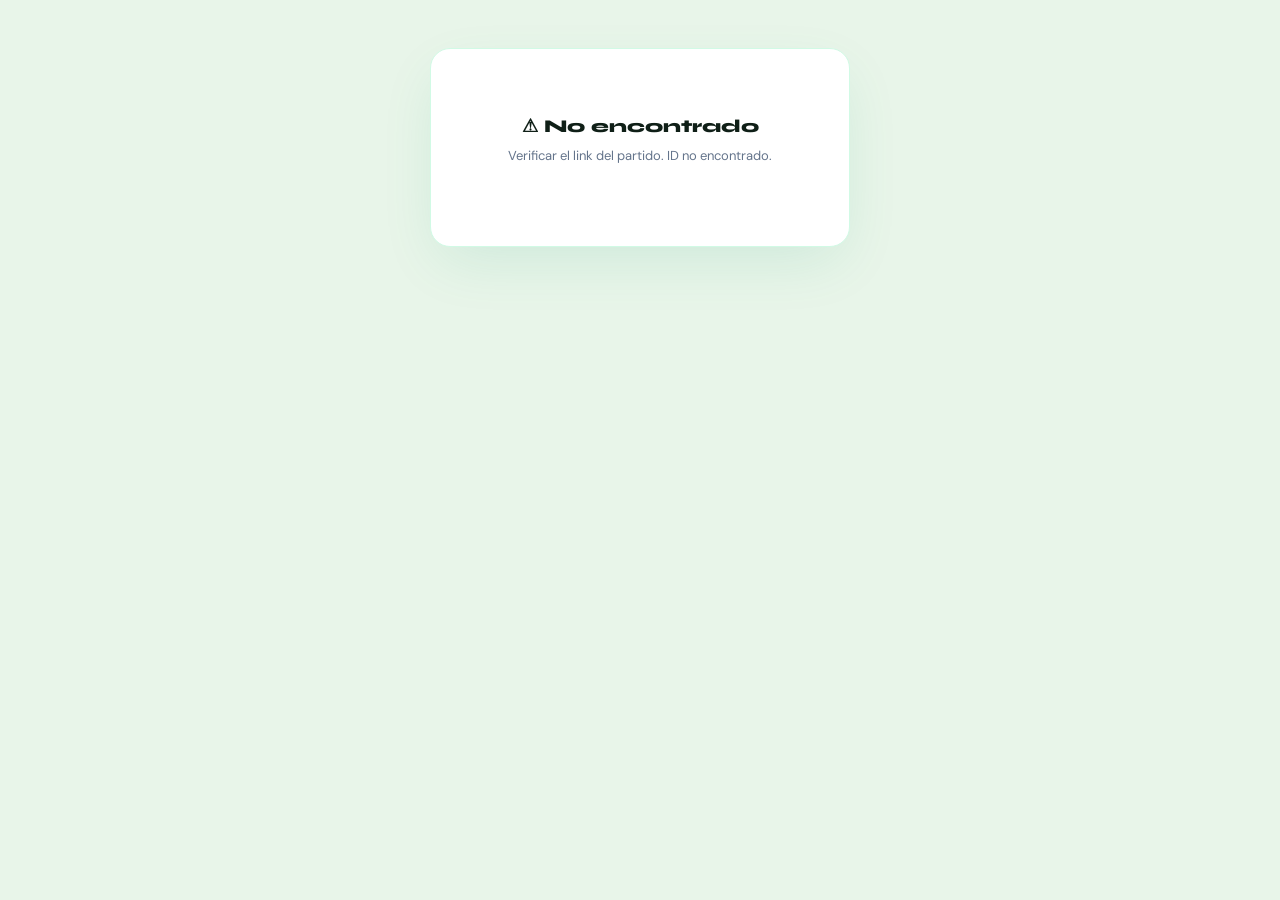
<file: match-detail.html>
<!DOCTYPE html>
<html lang="es">
<head>
  <script src="config.js"></script>
  <meta charset="UTF-8" />
  <title>Grubot — Partido</title>
  <meta name="viewport" content="width=device-width, initial-scale=1.0, viewport-fit=cover, user-scalable=no" />
  <meta name="theme-color" content="#059669" />
  <meta name="mobile-web-app-capable" content="yes" />
  <meta name="apple-mobile-web-app-status-bar-style" content="black-translucent" />
  <link href="https://fonts.googleapis.com/css2?family=Syne:wght@700;800&family=DM+Sans:ital,wght@0,400;0,500;0,600;0,700&display=swap" rel="stylesheet" />
  <link rel="stylesheet" href="style.css" />
  <style>
    /* ── Match detail layout ── */
    .detail-wrap {
      display: flex;
      flex-direction: column;
      gap: 12px;
      padding-bottom: 32px;
    }

    /* ── Status badge ── */
    .status-badge {
      display: inline-flex;
      align-items: center;
      padding: 5px 12px;
      border-radius: 999px;
      font-size: 12px;
      font-weight: 700;
      white-space: nowrap;
    }
    .status-badge.abierto   { background:#d1fae5; color:#065f46; }
    .status-badge.cerrado   { background:#fef3c7; color:#92400e; }
    .status-badge.cancelado { background:#fef2f2; color:#b91c1c; }

    /* ── Action buttons ── */
    .btn-whatsapp {
      display: flex; align-items: center; justify-content: center; gap: 8px;
      background: #25D366; color: white; border: none; border-radius: var(--radius);
      height: 50px; font-size: 15px; font-weight: 700; font-family: inherit;
      text-decoration: none; box-shadow: 0 6px 16px -4px rgba(37,211,102,0.4);
      cursor: pointer; touch-action: manipulation; transition: opacity 0.15s;
    }
    .btn-whatsapp:active { opacity: 0.85; }

    .btn-retirar {
      width: 100%; background: transparent; color: var(--text-muted);
      box-shadow: none; border: 0px;
      border-radius: var(--radius); height: 40px; font-size: 13px;
      font-weight: 700; font-family: inherit; cursor: pointer;
      touch-action: manipulation; transition: all 0.15s;
    }
    .btn-retirar:active { border-color: var(--error); color: var(--error); }

    /* ── Loading / error states ── */
    .state-msg {
      text-align: center;
      padding: 48px 20px;
      font-size: 13px;
      color: var(--text-muted);
    }
    .state-msg h3 {
      font-family: 'Syne', sans-serif;
      font-size: 18px;
      font-weight: 800;
      margin-bottom: 6px;
      color: var(--text-main);
    }

    /* ── Skeleton ── */
    .skeleton-hero {
      height: 160px;
      background: linear-gradient(90deg, var(--border) 25%, #e8f5e9 50%, var(--border) 75%);
      background-size: 200% 100%;
      animation: shimmer 1.4s infinite;
      border-radius: var(--radius-xl);
    }
    .skeleton-line {
      height: 14px;
      background: linear-gradient(90deg, var(--border) 25%, #e8f5e9 50%, var(--border) 75%);
      background-size: 200% 100%;
      animation: shimmer 1.4s infinite;
      border-radius: 4px;
      margin-bottom: 10px;
    }
    @keyframes shimmer {
      0%   { background-position: 200% 0; }
      100% { background-position: -200% 0; }
    }
  </style>
</head>

<body>
<div class="screen-wrap" id="detail-screen">

  <!-- Loading skeleton -->
  <div id="skeleton-view" class="detail-wrap">
    <div class="skeleton-hero"></div>
    <div class="skeleton-line" style="width:60%;"></div>
    <div class="skeleton-line" style="width:40%;"></div>
    <div class="card">
      <div class="skeleton-line" style="width:30%;height:10px;"></div>
      <div class="skeleton-line"></div>
      <div class="skeleton-line"></div>
      <div class="skeleton-line" style="width:70%;"></div>
    </div>
  </div>

  <!-- Error state -->
  <div id="error-view" style="display:none;" class="state-msg">
    <h3>⚠ No encontrado</h3>
    <p id="error-msg">No pudimos cargar este partido.</p>
  </div>

  <!-- Main content -->
  <div id="main-view" style="display:none;" class="detail-wrap fade-in">

    <!-- Hero -->
    <div class="match-hero">
      <div class="match-title" id="detail-title">—</div>
      <div class="match-details">
        <div class="match-detail-row">
          <svg viewBox="0 0 24 24" fill="none" stroke="currentColor" stroke-width="2" stroke-linecap="round" stroke-linejoin="round">
            <rect width="18" height="18" x="3" y="4" rx="2"/><path d="M16 2v4M8 2v4M3 10h18"/>
          </svg>
          <span id="detail-date">—</span>
        </div>
        <div class="match-detail-row">
          <svg viewBox="0 0 24 24" fill="none" stroke="currentColor" stroke-width="2" stroke-linecap="round" stroke-linejoin="round">
            <circle cx="12" cy="12" r="10"/><path d="M12 6v6l4 2"/>
          </svg>
          <span id="detail-time">—</span>
        </div>
        <div class="match-detail-row">
          <svg viewBox="0 0 24 24" fill="none" stroke="currentColor" stroke-width="2" stroke-linecap="round" stroke-linejoin="round">
            <path d="M20 10c0 6-8 12-8 12s-8-6-8-12a8 8 0 0 1 16 0Z"/><circle cx="12" cy="10" r="3"/>
          </svg>
          <span id="detail-location">—</span>
        </div>
        <div class="match-detail-row">
          <svg viewBox="0 0 24 24" fill="none" stroke="currentColor" stroke-width="2" stroke-linecap="round" stroke-linejoin="round">
            <line x1="12" x2="12" y1="2" y2="22"/><path d="M17 5H9.5a3.5 3.5 0 0 0 0 7h5a3.5 3.5 0 0 1 0 7H6"/>
          </svg>
          <span id="detail-price">—</span>
        </div>
      </div>
    </div>

    <!-- Status badge -->
    <div>
      <span id="detail-status-badge" class="status-badge abierto">Abierto · 0/0 anotados</span>
    </div>

    <!-- Player list -->
    <div class="card">
      <div class="card-label">Jugadores</div>
      <div id="detail-player-list">
        <div class="state-msg" style="padding:16px 0;">Cargando jugadores...</div>
      </div>
    </div>

    <!-- Actions -->
    <div style="display:flex;flex-direction:column;gap:8px;margin-bottom:24px;">
      <a id="btn-join-whatsapp" href="#" target="_blank" class="btn-whatsapp">
        <svg viewBox="0 0 24 24" fill="currentColor" style="width:20px;height:20px;">
          <path d="M17.472 14.382c-.297-.149-1.758-.867-2.03-.967-.273-.099-.471-.148-.67.15-.197.297-.767.966-.94 1.164-.173.199-.347.223-.644.075-.297-.15-1.255-.463-2.39-1.475-.883-.788-1.48-1.761-1.653-2.059-.173-.297-.018-.458.13-.606.134-.133.298-.347.446-.52.149-.174.198-.298.298-.497.099-.198.05-.371-.025-.52-.075-.149-.669-1.612-.916-2.207-.242-.579-.487-.5-.669-.51-.173-.008-.371-.01-.57-.01-.198 0-.52.074-.792.372-.272.297-1.04 1.016-1.04 2.479 0 1.462 1.065 2.875 1.213 3.074.149.198 2.096 3.2 5.077 4.487.709.306 1.262.489 1.694.625.712.227 1.36.195 1.871.118.571-.085 1.758-.719 2.006-1.413.248-.694.248-1.289.173-1.413-.074-.124-.272-.198-.57-.347z"/>
          <path d="M12 0C5.373 0 0 5.373 0 12c0 2.124.558 4.118 1.532 5.845L0 24l6.335-1.508A11.945 11.945 0 0 0 12 24c6.627 0 12-5.373 12-12S18.627 0 12 0zm0 22c-1.891 0-3.659-.5-5.188-1.373l-.372-.22-3.761.896.952-3.656-.242-.384A9.964 9.964 0 0 1 2 12C2 6.477 6.477 2 12 2s10 4.477 10 10-4.477 10-10 10z"/>
        </svg>
        Anotarme al partido
      </a>
      <button class="btn-retirar" id="btn-retirar">
        Retirarme del partido
      </button>
    </div>

  </div>
</div>

<script>
(function () {
  const dias     = ['Domingo','Lunes','Martes','Miércoles','Jueves','Viernes','Sábado'];
  const meses    = ['enero','febrero','marzo','abril','mayo','junio','julio','agosto','septiembre','octubre','noviembre','diciembre'];

  function fmtDateFull(iso) {
    const d = new Date(iso + 'T12:00:00');
    return dias[d.getDay()] + ' ' + d.getDate() + ' de ' + meses[d.getMonth()] + ', ' + d.getFullYear();
  }
  function fmtTime(t) {
    if (!t) return '';
    const [h, m] = t.split(':').map(Number);
    return ((h % 12) || 12) + ':' + String(m).padStart(2, '0') + ' ' + (h >= 12 ? 'PM' : 'AM');
  }
  function fmtTimeRange(s, e) {
    return e ? fmtTime(s) + ' — ' + fmtTime(e) : fmtTime(s);
  }

  function showError(msg) {
    document.getElementById('skeleton-view').style.display = 'none';
    document.getElementById('error-msg').textContent = msg;
    document.getElementById('error-view').style.display = 'block';
  }

  async function load() {
    const SUPABASE_URL = window.ENV?.SUPABASE_URL;
    const SUPABASE_KEY = window.ENV?.SUPABASE_KEY;

    const params  = new URLSearchParams(window.location.search);
    const matchId = params.get('id');

    if (!matchId) {
      showError('Verificar el link del partido. ID no encontrado.');
      return;
    }

    if (!SUPABASE_URL || !SUPABASE_KEY) {
      showError('Configuración de Supabase no encontrada.');
      return;
    }

    try {
      // Fetch pichanga
      const res  = await fetch(
        `${SUPABASE_URL}/rest/v1/pichangas?id_pichanga_pub=eq.${matchId}`,
        { headers: { apikey: SUPABASE_KEY, Authorization: `Bearer ${SUPABASE_KEY}` } }
      );
      if (!res.ok) throw new Error(`HTTP ${res.status}`);
      const data = await res.json();
      const p    = data[0];
      if (!p) throw new Error('Partido no encontrado.');

      // Populate hero
      const lugar     = p.nombre_cancha + ' (' + p.direccion + ')' || 'Lugar no especificado';
      const inscritos = p.total_inscritos || 0;
      const cantidad  = p.cantidad || 0;
      const estado    = p.status || 'abierto';

      document.getElementById('detail-title').textContent    = p.titulo || '—';
      document.getElementById('detail-date').textContent     = fmtDateFull(p.fecha_pichanga);
      document.getElementById('detail-time').textContent     = fmtTimeRange(p.hora_inicio, p.hora_fin);
      document.getElementById('detail-location').textContent = lugar;
      document.getElementById('detail-price').textContent = p.cuota > 0
          ? `S/ ${(p.cuota).toFixed(2)} por persona - ${p.metodo_pago || 'Yape'} al ${p.numero_pago || 'no especificado'}`
          : 'Ingreso libre';

      // Status badge
      const badge = document.getElementById('detail-status-badge');
      const estadoLabels = { abierto: 'Abierto', cerrado: 'Cerrado', cancelado: 'Cancelado' };
      badge.textContent = (estadoLabels[estado] || estado) + ' · ' + inscritos + '/' + cantidad + ' anotados';
      badge.className   = 'status-badge ' + estado;

      // WhatsApp links
      const waJoin   = document.getElementById('btn-join-whatsapp');
      const waRetire = document.getElementById('btn-retirar');
      waJoin.href = `https://wa.me/51926066602?text=${encodeURIComponent('/anotarme ' + matchId)}`;
      waRetire.addEventListener('click', () => {
        window.open(`https://wa.me/51926066602?text=${encodeURIComponent('/retirarme ' + matchId)}`, '_blank');
      });

      // Fetch jugadores
      const jugRes = await fetch(
        `${SUPABASE_URL}/rest/v1/jugadores_pichanga?id_pichanga=eq.${matchId}&estado_participacion=eq.anotado&order=fecha_registro.asc&select=nombre,suplente,id_persona`,
        { headers: { apikey: SUPABASE_KEY, Authorization: `Bearer ${SUPABASE_KEY}` } }
      );
      if (!jugRes.ok) throw new Error(`jugadores HTTP ${jugRes.status}`);
      const jugadores = await jugRes.json();

      const playerList = document.getElementById('detail-player-list');

      if (!jugadores.length) {
        playerList.innerHTML = '<div style="text-align:center;padding:16px 0;font-size:13px;color:var(--text-light);">Sin jugadores inscritos aún</div>';
      } else {
        const tit = jugadores.filter(j => !j.suplente);
        const sup = jugadores.filter(j =>  j.suplente);
        let html  = '';

        html += tit.map((j, i) => `
          <div class="detail-player-row">
            <div class="dp-num tit">${i + 1}</div>
            <div class="dp-name">${j.nombre || j.id_persona}</div>
          </div>`).join('');

        if (sup.length) {
          html += '<div class="detail-player-section-label" style="margin-top:14px;">Suplentes</div>';
          html += sup.map((j, i) => `
            <div class="detail-player-row">
              <div class="dp-num sup">S${i + 1}</div>
              <div class="dp-name">${j.nombre || j.id_persona}</div>
            </div>`).join('');
        }

        playerList.innerHTML = html;
      }

      // Show main content
      document.getElementById('skeleton-view').style.display = 'none';
      document.getElementById('main-view').style.display     = 'flex';

    } catch (err) {
      console.error('[match-detail]', err);
      showError(err.message);
    }
  }

  load();
})();
</script>
</body>
</html>
</file>
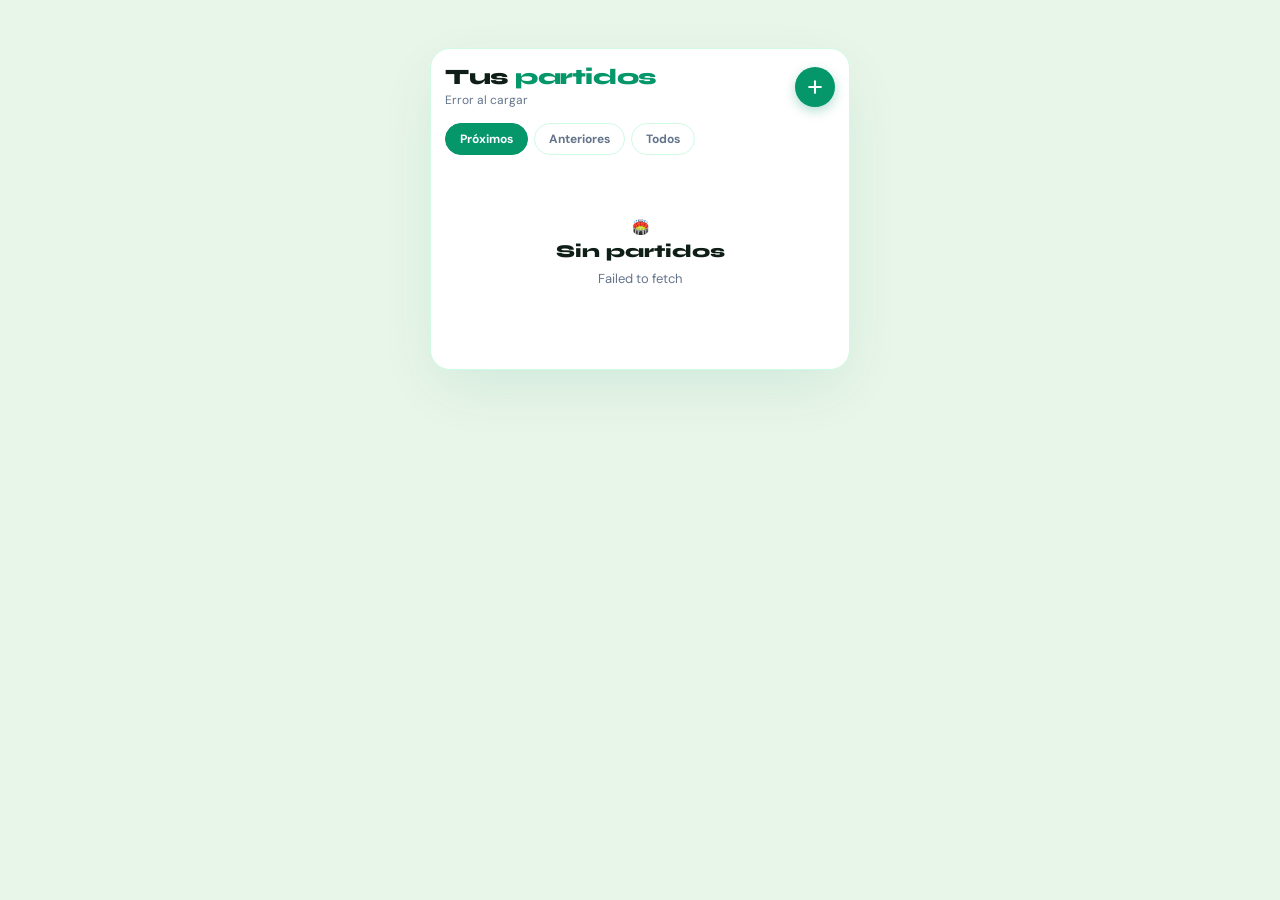
<file: matches.html>
<!DOCTYPE html>
<html lang="es">

<head>
    <script src="config.js"></script>
    <script>
        window.grubot = {
            toast(msg) {
                const t = document.createElement('div');
                t.textContent = msg;
                t.style.cssText = [
                    'position:fixed', 'bottom:24px', 'left:50%',
                    'transform:translateX(-50%)',
                    'background:#0f1f17', 'color:white',
                    'padding:10px 18px', 'border-radius:999px',
                    'font-size:13px', 'font-weight:600', 'z-index:9999'
                ].join(';');
                document.body.appendChild(t);
                setTimeout(() => t.remove(), 2000);
            }
        };
    </script>
    <meta charset="UTF-8" />
    <title>Grubot — Partidos</title>
    <meta name="viewport" content="width=device-width, initial-scale=1.0, viewport-fit=cover, user-scalable=no" />
    <meta name="theme-color" content="#059669" />
    <meta name="mobile-web-app-capable" content="yes" />
    <meta name="apple-mobile-web-app-status-bar-style" content="black-translucent" />
    <link rel="manifest" href="manifest.json" />
    <link
        href="https://fonts.googleapis.com/css2?family=Syne:wght@700;800&family=DM+Sans:ital,wght@0,400;0,500;0,600;0,700&display=swap"
        rel="stylesheet" />
    <link rel="stylesheet" href="style.css" />
</head>

<body>
    <div class="screen-wrap" id="partido-screen">

        <!-- ═══════════════════════════════════════
       VIEW 1: MATCH LIST
       ═══════════════════════════════════════ -->
        <div id="match-list-view">

            <div class="section-header fade-in">
                <div>
                    <h2 class="section-title">Tus <span>partidos</span></h2>
                    <p class="section-sub" id="match-count-label">Cargando...</p>
                </div>
                <button class="btn-add" id="btn-new-match" title="Crear partido">
                    <svg viewBox="0 0 24 24" fill="none" stroke="currentColor" stroke-width="2.5" stroke-linecap="round"
                        stroke-linejoin="round">
                        <line x1="12" y1="5" x2="12" y2="19" />
                        <line x1="5" y1="12" x2="19" y2="12" />
                    </svg>
                </button>
            </div>

            <div class="filter-row fade-in stagger-1" id="filter-row">
                <button class="filter-chip active" data-filter="upcoming">Próximos</button>
                <button class="filter-chip" data-filter="past">Anteriores</button>
                <button class="filter-chip" data-filter="all">Todos</button>
            </div>

            <div class="match-list" id="match-list"></div>

            <div class="empty-state" id="empty-matches" style="display:none;">
                <div class="empty-icon">🏟️</div>
                <h3>Sin partidos</h3>
                <p>Crea tu primera pichanga con el botón +</p>
            </div>

            <div id="match-skeletons" class="match-list">
                <div class="match-card-skeleton">
                    <div class="skeleton" style="height:14px;width:70%;border-radius:4px"></div>
                    <div style="display:flex;gap:12px;margin-top:10px;">
                        <div class="skeleton" style="height:12px;width:40%;border-radius:4px"></div>
                        <div class="skeleton" style="height:12px;width:30%;border-radius:4px"></div>
                    </div>
                    <div style="display:flex;gap:8px;margin-top:12px;">
                        <div class="skeleton" style="height:28px;width:60px;border-radius:999px"></div>
                        <div class="skeleton" style="height:28px;width:50px;border-radius:999px"></div>
                    </div>
                </div>
                <div class="match-card-skeleton">
                    <div class="skeleton" style="height:14px;width:55%;border-radius:4px"></div>
                    <div style="display:flex;gap:12px;margin-top:10px;">
                        <div class="skeleton" style="height:12px;width:35%;border-radius:4px"></div>
                        <div class="skeleton" style="height:12px;width:25%;border-radius:4px"></div>
                    </div>
                    <div style="display:flex;gap:8px;margin-top:12px;">
                        <div class="skeleton" style="height:28px;width:60px;border-radius:999px"></div>
                        <div class="skeleton" style="height:28px;width:50px;border-radius:999px"></div>
                    </div>
                </div>
                <div class="match-card-skeleton">
                    <div class="skeleton" style="height:14px;width:70%;border-radius:4px"></div>
                    <div style="display:flex;gap:12px;margin-top:10px;">
                        <div class="skeleton" style="height:12px;width:40%;border-radius:4px"></div>
                        <div class="skeleton" style="height:12px;width:30%;border-radius:4px"></div>
                    </div>
                    <div style="display:flex;gap:8px;margin-top:12px;">
                        <div class="skeleton" style="height:28px;width:60px;border-radius:999px"></div>
                        <div class="skeleton" style="height:28px;width:50px;border-radius:999px"></div>
                    </div>
                </div>
                <div class="match-card-skeleton">
                    <div class="skeleton" style="height:14px;width:70%;border-radius:4px"></div>
                    <div style="display:flex;gap:12px;margin-top:10px;">
                        <div class="skeleton" style="height:12px;width:40%;border-radius:4px"></div>
                        <div class="skeleton" style="height:12px;width:30%;border-radius:4px"></div>
                    </div>
                    <div style="display:flex;gap:8px;margin-top:12px;">
                        <div class="skeleton" style="height:28px;width:60px;border-radius:999px"></div>
                        <div class="skeleton" style="height:28px;width:50px;border-radius:999px"></div>
                    </div>
                </div>
            </div>
        </div>

        <!-- ═══════════════════════════════════════
       VIEW 2: MATCH DETAIL
       ═══════════════════════════════════════ -->
        <div id="match-detail-view" style="display:none;">

            <div class="fade-in"
                style="display:flex;align-items:center;justify-content:space-between;margin-bottom:14px;">
                <button class="btn-back" id="btn-back-list" style="margin-bottom:0;">
                    <svg viewBox="0 0 24 24" fill="none" stroke="currentColor" stroke-width="2" stroke-linecap="round"
                        stroke-linejoin="round">
                        <path d="M19 12H5" />
                        <path d="m12 19-7-7 7-7" />
                    </svg>
                    <span>Partidos</span>
                </button>
                <button class="btn-edit-float" id="btn-detail-edit" title="Editar partido">
                    <svg viewBox="0 0 24 24" fill="none" stroke="currentColor" stroke-width="2.5" stroke-linecap="round"
                        stroke-linejoin="round">
                        <path d="M12 20h9" />
                        <path d="M16.5 3.5a2.121 2.121 0 0 1 3 3L7 19l-4 1 1-4L16.5 3.5z" />
                    </svg>
                </button>
            </div>

            <div class="match-hero fade-in stagger-1" id="detail-hero">
                <div class="match-title" id="detail-title">—</div>
                <div class="match-details">
                    <div class="match-detail-row">
                        <svg viewBox="0 0 24 24" fill="none" stroke="currentColor" stroke-width="2"
                            stroke-linecap="round" stroke-linejoin="round">
                            <rect width="18" height="18" x="3" y="4" rx="2" />
                            <path d="M16 2v4M8 2v4M3 10h18" />
                        </svg>
                        <span id="detail-date">—</span>
                    </div>
                    <div class="match-detail-row">
                        <svg viewBox="0 0 24 24" fill="none" stroke="currentColor" stroke-width="2"
                            stroke-linecap="round" stroke-linejoin="round">
                            <circle cx="12" cy="12" r="10" />
                            <path d="M12 6v6l4 2" />
                        </svg>
                        <span id="detail-time">—</span>
                    </div>
                    <div class="match-detail-row">
                        <svg id="icon-location" viewBox="0 0 24 24" fill="none" stroke="currentColor" stroke-width="2"
                            stroke-linecap="round" stroke-linejoin="round">
                            <path d="M20 10c0 6-8 12-8 12s-8-6-8-12a8 8 0 0 1 16 0Z" />
                            <circle cx="12" cy="10" r="3" />
                        </svg>
                        <span id="detail-location">—</span>
                    </div>
                    <div class="match-detail-row">
                        <svg viewBox="0 0 24 24" fill="none" stroke="currentColor" stroke-width="2"
                            stroke-linecap="round" stroke-linejoin="round">
                            <line x1="12" x2="12" y1="2" y2="22" />
                            <path d="M17 5H9.5a3.5 3.5 0 0 0 0 7h5a3.5 3.5 0 0 1 0 7H6" />
                        </svg>
                        <span id="detail-price">—</span>
                    </div>
                </div>
            </div>

            <!-- Status badge + chips -->
            <div class="fade-in stagger-2"
                style="display:flex;align-items:center;justify-content:space-between;gap:10px;flex-wrap:wrap;">
                <span id="detail-status-badge"
                    style="display:inline-flex;align-items:center;padding:5px 12px;border-radius:999px;background:#d1fae5;color:#065f46;font-size:12px;font-weight:700;white-space:nowrap;">
                    Abierto · 0/0 confirmados
                </span>
                <div style="display:flex;gap:6px;">
                    <button class="detail-estado-chip" data-estado="abierto">Abierto</button>
                    <button class="detail-estado-chip" data-estado="cerrado">Cerrado</button>
                    <button class="detail-estado-chip" data-estado="cancelado">Cancelado</button>
                </div>
            </div>

            <!-- Jugadores — full list -->
            <div class="card fade-in stagger-3" id="detail-roster-card">
                <div style="display:flex;align-items:center;justify-content:space-between;gap:10px;flex-wrap:wrap;">
                    <div class="card-label" style="border-bottom:none;padding-bottom:0;">Jugadores</div>

                    <div id="detail-payment-summary"
                        style="font-size:12px;font-weight:700;color:var(--text-muted);white-space:nowrap;">
                        0/0 pagados
                    </div>
                </div>

                <div class="segmented" id="detail-roster-mode" style="margin-top:2px;">
                    <div>
                        <input type="radio" name="roster-mode" id="roster-mode-list" value="lista" checked />
                        <label class="btn-seg" for="roster-mode-list">Lista</label>
                    </div>
                    <div>
                        <input type="radio" name="roster-mode" id="roster-mode-pay" value="pagos" />
                        <label class="btn-seg" for="roster-mode-pay">Pagos</label>
                    </div>
                </div>

                <div id="detail-player-list"></div>
            </div>

            <div class="fade-in stagger-4"
                style="margin-top:4px;margin-bottom:24px;display:flex;flex-direction:column;gap:8px;">
                <a id="btn-join-whatsapp" href="#" target="_blank" style="display:flex;align-items:center;justify-content:center;gap:8px;
           background:#25D366;color:white;border:none;border-radius:var(--radius);
           height:50px;font-size:15px;font-weight:700;font-family:inherit;
           text-decoration:none;box-shadow:0 6px 16px -4px rgba(37,211,102,0.4);
           cursor:pointer;touch-action:manipulation;transition:opacity 0.15s;">
                    <svg viewBox="0 0 24 24" fill="currentColor" style="width:20px;height:20px;">
                        <path
                            d="M17.472 14.382c-.297-.149-1.758-.867-2.03-.967-.273-.099-.471-.148-.67.15-.197.297-.767.966-.94 1.164-.173.199-.347.223-.644.075-.297-.15-1.255-.463-2.39-1.475-.883-.788-1.48-1.761-1.653-2.059-.173-.297-.018-.458.13-.606.134-.133.298-.347.446-.52.149-.174.198-.298.298-.497.099-.198.05-.371-.025-.52-.075-.149-.669-1.612-.916-2.207-.242-.579-.487-.5-.669-.51-.173-.008-.371-.01-.57-.01-.198 0-.52.074-.792.372-.272.297-1.04 1.016-1.04 2.479 0 1.462 1.065 2.875 1.213 3.074.149.198 2.096 3.2 5.077 4.487.709.306 1.262.489 1.694.625.712.227 1.36.195 1.871.118.571-.085 1.758-.719 2.006-1.413.248-.694.248-1.289.173-1.413-.074-.124-.272-.198-.57-.347z" />
                        <path
                            d="M12 0C5.373 0 0 5.373 0 12c0 2.124.558 4.118 1.532 5.845L0 24l6.335-1.508A11.945 11.945 0 0 0 12 24c6.627 0 12-5.373 12-12S18.627 0 12 0zm0 22c-1.891 0-3.659-.5-5.188-1.373l-.372-.22-3.761.896.952-3.656-.242-.384A9.964 9.964 0 0 1 2 12C2 6.477 6.477 2 12 2s10 4.477 10 10-4.477 10-10 10z" />
                    </svg>
                    Anotarme al partido
                </a>
                <button class="btn-primary" id="btn-detail-share"
                    style="background:transparent;color:var(--text-muted);box-shadow:none;font-size:13px;height:40px;">
                    Retirarme del partido
                </button>
            </div>

        </div>
    </div>

    <!-- ── Screen Styles ── -->
    <style>
        .detail-estado-chip {
            padding: 5px 12px;
            border-radius: 999px;
            border: 1.5px solid var(--border);
            background: var(--bg-input);
            font-size: 11px;
            font-weight: 700;
            color: var(--text-muted);
            cursor: pointer;
            transition: all 0.15s;
            font-family: inherit;
            touch-action: manipulation;
        }

        .detail-estado-chip.chip-open {
            background: #d1fae5;
            border-color: #059669;
            color: #065f46;
        }

        .detail-estado-chip.chip-cerrado {
            background: #fef3c7;
            border-color: #f59e0b;
            color: #92400e;
        }

        .detail-estado-chip.chip-cancelado {
            background: #fef2f2;
            border-color: #fecaca;
            color: #b91c1c;
        }
    </style>

    <!-- ── Screen Logic ── -->
    <script>
        (function () {
            const toast = window.grubot?.toast ?? ((msg) => console.log('[toast]', msg));

            let allMatches = [];
            let currentFilter = 'upcoming';
            let currentDetailPlayers = [];
            let detailRosterMode = 'lista';

            const dias = ['Dom', 'Lun', 'Mar', 'Mié', 'Jue', 'Vie', 'Sáb'];
            const diasFull = ['Domingo', 'Lunes', 'Martes', 'Miércoles', 'Jueves', 'Viernes', 'Sábado'];
            const meses = ['ene', 'feb', 'mar', 'abr', 'may', 'jun', 'jul', 'ago', 'sep', 'oct', 'nov', 'dic'];
            const mesesFull = ['enero', 'febrero', 'marzo', 'abril', 'mayo', 'junio', 'julio', 'agosto', 'septiembre', 'octubre', 'noviembre', 'diciembre'];

            function fmtDateShort(iso) { const d = new Date(iso + 'T12:00:00'); return dias[d.getDay()] + ' ' + d.getDate() + ' ' + meses[d.getMonth()]; }
            function fmtDateFull(iso) { const d = new Date(iso + 'T12:00:00'); return diasFull[d.getDay()] + ' ' + d.getDate() + ' de ' + mesesFull[d.getMonth()] + ', ' + d.getFullYear(); }
            function fmtTime(t) { if (!t) return ''; const [h, m] = t.split(':').map(Number); return ((h % 12) || 12) + ':' + String(m).padStart(2, '0') + ' ' + (h >= 12 ? 'PM' : 'AM'); }
            function fmtTimeRange(s, e) { return e ? fmtTime(s) + ' — ' + fmtTime(e) : fmtTime(s); }
            function isUpcoming(iso) { const t = new Date(); t.setHours(0, 0, 0, 0); return new Date(iso + 'T23:59:59') >= t; }
            function statusClass(e) { return e === 'abierto' ? 'open' : e === 'cancelado' ? 'cancelled' : 'closed'; }
            function statusLabel(e) { return { abierto: 'Abierto', cerrado: 'Cerrado', cancelado: 'Cancelado' }[e] || e; }

            const statusConfig = {
                abierto: { name: 'Abierto', chipClass: 'chip-open' },
                cerrado: { name: 'Cerrado', chipClass: 'chip-cerrado' },
                cancelado: { name: 'Cancelado', chipClass: 'chip-cancelado' },
            };
            const badgeColors = {
                abierto: 'background:#d1fae5;color:#065f46;',
                cerrado: 'background:#fef3c7;color:#92400e;',
                cancelado: 'background:#fef2f2;color:#b91c1c;',
            };

            function applyEstado(estado, inscritos, cantidad) {
                const cfg = statusConfig[estado] || statusConfig.abierto;
                const badge = document.getElementById('detail-status-badge');
                if (badge) {
                    badge.setAttribute('style',
                        'display:inline-flex;align-items:center;padding:5px 12px;border-radius:999px;' +
                        'font-size:12px;font-weight:700;white-space:nowrap;' +
                        (badgeColors[estado] || badgeColors.abierto)
                    );
                    badge.textContent = cfg.name + ' · ' + inscritos + ' / ' + cantidad + ' anotados';
                }
                document.querySelectorAll('.detail-estado-chip').forEach(c =>
                    c.classList.remove('chip-open', 'chip-cerrado', 'chip-cancelado')
                );
                const active = document.querySelector(`.detail-estado-chip[data-estado="${estado}"]`);
                if (active) active.classList.add(cfg.chipClass);
            }

            function updateLocationIcon(locationText) {
                const icon = document.getElementById('icon-location');
                if (!icon) return;
                if (locationText.startsWith('http') || locationText.toLowerCase().includes('zoom')) {
                    icon.innerHTML = `<circle cx="12" cy="12" r="10"/>
                <path d="M12 2a15.3 15.3 0 0 1 4 10 15.3 15.3 0 0 1-4 10 15.3 15.3 0 0 1-4-10 15.3 15.3 0 0 1 4-10z"/>
                <path d="M2 12h20"/>`;
                } else {
                    icon.innerHTML = `<path d="M20 10c0 6-8 12-8 12s-8-6-8-12a8 8 0 0 1 16 0Z"/>
                <circle cx="12" cy="10" r="3"/>`;
                }
            }

            // ── Roster rendering ──────────────────────────────────────────

            function renderPlayerRow(player, num, isSup) {
                const numLabel = isSup ? `S${num}` : `${num}`;
                const numClass = isSup ? 'sup' : 'tit';

                if (detailRosterMode === 'lista') {
                    return `
              <div class="detail-player-row">
                <div class="dp-num ${numClass}">${numLabel}</div>
                <div class="dp-name">${player.nombre}</div>
              </div>`;
                }

                // Pagos mode
                const isPaid = player.pagado;
                return `
                    <div class="detail-player-row" data-persona="${player.id_persona}">
                    <div class="dp-num ${numClass}">${numLabel}</div>
                    <div class="dp-name">${player.nombre}</div>
                    <button
                        class="dp-pay-toggle ${isPaid ? 'is-paid' : 'is-unpaid'}"
                        data-persona="${player.id_persona}"
                        aria-label="${isPaid ? 'Marcar como no pagado' : 'Marcar como pagado'}"
                        type="button">
                    <svg viewBox="0 0 24 24" fill="none" stroke="currentColor"
                        stroke-width="4" stroke-linecap="round" stroke-linejoin="round"
                        style="width:12px;height:12px;">
                    <path d="M20 6 9 17l-5-5"/>
                    </svg>
                    </button>
                    </div>`;
            }

            function renderDetailPlayers() {
                const playerList = document.getElementById('detail-player-list');
                const summary = document.getElementById('detail-payment-summary');
                if (!playerList) return;

                const jugadores = currentDetailPlayers;
                const total = jugadores.length;
                const paidCount = jugadores.filter(j => j.pagado).length;

                if (summary) {
                    summary.textContent = `Pagaron: ${paidCount} / ${total}`;
                    summary.style.display = 'inline-flex';
                }

                if (!jugadores.length) {
                    playerList.innerHTML = '<div style="text-align:center;padding:16px 0;font-size:13px;color:var(--text-light);">Sin jugadores inscritos aún</div>';
                    return;
                }

                const tit = jugadores.filter(j => !j.suplente);
                const sup = jugadores.filter(j => j.suplente);
                let html = '';

                if (tit.length) {
                    html += tit.map((j, i) => renderPlayerRow(j, i + 1, false)).join('');
                }
                if (sup.length) {
                    html += '<div class="detail-player-section-label" style="margin-top:14px;">Suplentes</div>';
                    html += sup.map((j, i) => renderPlayerRow(j, i + 1, true)).join('');
                }

                playerList.innerHTML = html;

                if (detailRosterMode === 'pagos') {
                    bindPaymentControls();
                }
            }

            function bindPaymentControls() {
                document.querySelectorAll('.dp-pay-toggle').forEach(btn => {
                    btn.addEventListener('click', async () => {
                        const personaId = btn.dataset.persona;
                        const player = currentDetailPlayers.find(p => String(p.id_persona) === String(personaId));
                        if (!player) return;

                        const nextPaid = !player.pagado;
                        player.pagado = nextPaid;
                        renderDetailPlayers();
                        toast(nextPaid ? 'Pago marcado ✓' : 'Pago desmarcado');

                        const matchId = document.getElementById('match-detail-view')?.dataset.matchId;
                        const SUPABASE_URL = window.ENV?.SUPABASE_URL;
                        const SUPABASE_KEY = window.ENV?.SUPABASE_KEY;
                        if (!SUPABASE_URL || !SUPABASE_KEY || !matchId) return;

                        try {
                            const res = await fetch(
                                `${SUPABASE_URL}/rest/v1/jugadores_pichanga?id_pichanga=eq.${matchId}&id_persona=eq.${encodeURIComponent(personaId)}`,
                                {
                                    method: 'PATCH',
                                    headers: {
                                        apikey: SUPABASE_KEY,
                                        Authorization: `Bearer ${SUPABASE_KEY}`,
                                        'Content-Type': 'application/json',
                                        Prefer: 'return=representation'
                                    },
                                    body: JSON.stringify({ estado_pago: nextPaid })
                                }


                            );
                            const responseText = await res.text();
                            console.log('[Pago] response', res.status, responseText);

                            if (!res.ok) throw new Error(`HTTP ${res.status}: ${responseText}`);
                            if (!res.ok) throw new Error(`HTTP ${res.status}`);
                            console.log('[Pago] patching', { matchId, personaId, nextPaid });

                        } catch (err) {
                            player.pagado = !nextPaid;
                            renderDetailPlayers();
                            toast('Error al actualizar pago');
                            console.warn('[Partido] Pago update failed:', err.message);
                        }
                    });
                });
            }

            // ── Roster mode toggle ────────────────────────────────────────

            document.querySelectorAll('input[name="roster-mode"]').forEach(radio => {
                radio.addEventListener('change', () => {
                    detailRosterMode = radio.value;
                    renderDetailPlayers();
                });
            });

            // ── Match list rendering ──────────────────────────────────────

            function renderList(matches) {
                const list = document.getElementById('match-list');
                const empty = document.getElementById('empty-matches');
                document.getElementById('match-skeletons').style.display = 'none';

                let filtered = matches;
                if (currentFilter === 'upcoming') filtered = matches.filter(m => isUpcoming(m.fecha_pichanga));
                if (currentFilter === 'past') filtered = matches.filter(m => !isUpcoming(m.fecha_pichanga));

                if (!filtered.length) {
                    list.innerHTML = '';
                    empty.style.display = 'block';
                    document.getElementById('match-count-label').textContent = '0 partidos';
                    return;
                }

                empty.style.display = 'none';
                document.getElementById('match-count-label').textContent = filtered.length + ' partido' + (filtered.length !== 1 ? 's' : '');

                list.innerHTML = filtered.map((m, i) => {
                    const pct = m.cantidad ? Math.round((m.inscritos / m.cantidad) * 100) : 0;
                    const isPast = !isUpcoming(m.fecha_pichanga);
                    const lugarDisplay = m.nombre_cancha
                        ? m.nombre_cancha + (m.distrito ? ' — ' + m.distrito.toUpperCase() : '')
                        : (m.lugar || 'Lugar no especificado');
                    return `
              <div class="match-card ${isPast ? 'past' : ''} ${m.estado === 'cancelado' ? 'cancelled' : ''} fade-in"
                   style="animation-delay:${Math.min(i * 0.04, 0.2)}s" data-id="${m.id}">
                <div class="mc-top">
                  <div class="mc-title">${m.titulo}</div>
                  <span class="mc-status ${statusClass(m.estado)}">${statusLabel(m.estado)}</span>
                </div>
                <div class="mc-info">
                  <div class="mc-info-top">
                    <div class="mc-info-item">
                      <svg viewBox="0 0 24 24" fill="none" stroke="currentColor" stroke-width="2" stroke-linecap="round" stroke-linejoin="round"><rect width="18" height="18" x="3" y="4" rx="2"/><path d="M16 2v4M8 2v4M3 10h18"/></svg>
                      ${fmtDateShort(m.fecha_pichanga)}
                    </div>
                    <div class="mc-info-item">
                      <svg viewBox="0 0 24 24" fill="none" stroke="currentColor" stroke-width="2" stroke-linecap="round" stroke-linejoin="round"><circle cx="12" cy="12" r="10"/><path d="M12 6v6l4 2"/></svg>
                      ${fmtTime(m.hora_inicio)}
                    </div>
                  </div>
                  <div class="mc-info-item location">
                    <svg viewBox="0 0 24 24" fill="none" stroke="currentColor" stroke-width="2" stroke-linecap="round" stroke-linejoin="round"><path d="M20 10c0 6-8 12-8 12s-8-6-8-12a8 8 0 0 1 16 0Z"/><circle cx="12" cy="10" r="3"/></svg>
                    ${lugarDisplay}
                  </div>
                </div>
                <div class="mc-footer">
                  <div class="mc-players">
                    <div class="mc-players-bar"><div class="mc-players-fill" style="width:${pct}%"></div></div>
                    <span>${m.inscritos}/${m.cantidad} inscritos</span>
                  </div>
                  <div class="mc-arrow">
                    <svg viewBox="0 0 24 24" fill="none" stroke="currentColor" stroke-width="2" stroke-linecap="round" stroke-linejoin="round"><path d="m9 18 6-6-6-6"/></svg>
                  </div>
                </div>
              </div>`;
                }).join('');

                list.querySelectorAll('.match-card').forEach(card => {
                    card.addEventListener('click', () => {
                        const match = allMatches.find(m => m.id === card.dataset.id);
                        if (match) openDetail(match);
                    });
                });
            }

            document.querySelectorAll('.filter-chip').forEach(chip => {
                chip.addEventListener('click', () => {
                    document.querySelectorAll('.filter-chip').forEach(c => c.classList.remove('active'));
                    chip.classList.add('active');
                    currentFilter = chip.dataset.filter;
                    loadMatches();
                });
            });

            // ── Open detail ───────────────────────────────────────────────

            async function openDetail(m) {
                // Reset roster state for new match
                currentDetailPlayers = [];
                detailRosterMode = 'lista';
                const listRadio = document.getElementById('roster-mode-list');
                if (listRadio) listRadio.checked = true;

                document.getElementById('match-list-view').style.display = 'none';
                const detail = document.getElementById('match-detail-view');
                detail.style.display = 'flex';
                detail.style.flexDirection = 'column';
                detail.style.gap = '12px';
                detail.style.width = '100%';
                document.getElementById('partido-screen').closest('.content')?.scrollTo(0, 0);

                document.getElementById('detail-title').textContent = m.titulo;
                document.getElementById('detail-date').textContent = fmtDateFull(m.fecha_pichanga);
                document.getElementById('detail-time').textContent = fmtTimeRange(m.hora_inicio, m.hora_fin);

                const lugarText = m.nombre_cancha
                    ? m.nombre_cancha + (m.direccion ? ' (' + m.direccion + ')' : '')
                    : (m.lugar || 'Lugar no especificado');
                document.getElementById('detail-location').textContent = lugarText;
                updateLocationIcon(lugarText);

                document.getElementById('detail-price').textContent = m.cuota > 0
                    ? `S/ ${m.cuota.toFixed(2)} por persona — ${m.metodo_pago || 'Yape'} al ${m.numero_pago || 'no especificado'}`
                    : 'Ingreso libre';

                const inscritos = m.inscritos || 0;
                const cantidad = m.cantidad || 10;
                detail.dataset.matchId = m.id;
                detail.dataset.inscritos = inscritos;
                detail.dataset.cantidad = cantidad;

                const waLink = document.getElementById('btn-join-whatsapp');
                if (waLink) waLink.href = `https://wa.me/51926066602?text=${encodeURIComponent('/anotarme ' + m.id)}`;

                applyEstado(m.estado || 'abierto', inscritos, cantidad);

                // Show loading state
                const playerList = document.getElementById('detail-player-list');
                const summary = document.getElementById('detail-payment-summary');
                playerList.innerHTML = '<div style="text-align:center;padding:16px 0;font-size:13px;color:var(--text-light);">Cargando jugadores...</div>';
                if (summary) summary.style.display = 'none';

                const SUPABASE_URL = window.ENV?.SUPABASE_URL;
                const SUPABASE_KEY = window.ENV?.SUPABASE_KEY;

                try {
                    const jugRes = await fetch(
                        `${SUPABASE_URL}/rest/v1/jugadores_pichanga?id_pichanga=eq.${m.id}&estado_participacion=eq.anotado&order=fecha_registro.asc&select=id_persona,nombre,suplente,estado_pago`,
                        { headers: { apikey: SUPABASE_KEY, Authorization: `Bearer ${SUPABASE_KEY}` } }
                    );
                    if (!jugRes.ok) throw new Error(`jugadores HTTP ${jugRes.status}`);
                    const raw = await jugRes.json();

                    // Normalise — store pagado as boolean from estado_pago field
                    currentDetailPlayers = raw.map(j => ({
                        id_persona: j.id_persona,
                        nombre: j.nombre || j.id_persona,
                        suplente: j.suplente,
                        pagado: j.estado_pago === true,
                    }));

                    renderDetailPlayers();

                } catch (err) {
                    console.error('[Partido] Jugadores fetch error:', err);
                    playerList.innerHTML = '<div style="text-align:center;padding:16px 0;font-size:13px;color:var(--error);">Error al cargar jugadores</div>';
                }
            }

            // ── Estado chip listeners ─────────────────────────────────────

            document.querySelectorAll('.detail-estado-chip').forEach(chip => {
                chip.addEventListener('click', () => {
                    const estado = chip.dataset.estado;
                    const detailEl = document.getElementById('match-detail-view');
                    const id = detailEl.dataset.matchId;
                    const inscritos = detailEl.dataset.inscritos || 0;
                    const cantidad = detailEl.dataset.cantidad || 0;
                    const SUPABASE_URL = window.ENV?.SUPABASE_URL;
                    const SUPABASE_KEY = window.ENV?.SUPABASE_KEY;

                    applyEstado(estado, inscritos, cantidad);
                    toast('Estado: ' + (statusConfig[estado]?.name || estado));

                    if (!SUPABASE_URL || !SUPABASE_KEY || !id) return;
                    fetch(`${SUPABASE_URL}/rest/v1/pichangas?id_pichanga_pub=eq.${id}`, {
                        method: 'PATCH',
                        headers: {
                            apikey: SUPABASE_KEY,
                            Authorization: `Bearer ${SUPABASE_KEY}`,
                            'Content-Type': 'application/json',
                            Prefer: 'return=minimal'
                        },
                        body: JSON.stringify({ status: estado })
                    }).catch(err => console.warn('[Partido] Estado update failed:', err.message));
                });
            });

            // ── Back button ───────────────────────────────────────────────

            document.getElementById('btn-back-list').addEventListener('click', () => {
                currentDetailPlayers = [];
                detailRosterMode = 'lista';
                const listRadio = document.getElementById('roster-mode-list');
                if (listRadio) listRadio.checked = true;

                const detail = document.getElementById('match-detail-view');
                detail.style.display = 'none';
                detail.style.flexDirection = '';
                detail.style.gap = '';
                detail.style.width = '';
                document.getElementById('match-list-view').style.display = 'block';
                loadMatches();
            });

            // ── Other buttons ─────────────────────────────────────────────

            document.getElementById('btn-detail-share').addEventListener('click', () => {
                const id = document.getElementById('match-detail-view').dataset.matchId;
                window.open(`https://wa.me/51926066602?text=${encodeURIComponent('/retirarme ' + id)}`, '_blank');
            });

            document.getElementById('btn-detail-edit').addEventListener('click', () => {
                const id = document.getElementById('match-detail-view').dataset.matchId;
                window.open('edit.html?id=' + id, '_blank');
            });

            document.getElementById('btn-new-match').addEventListener('click', () => {
                window.open('create.html', '_blank');
            });

            // ── Load matches ──────────────────────────────────────────────

            async function loadMatches() {
                const SUPABASE_URL = window.ENV?.SUPABASE_URL;
                const SUPABASE_KEY = window.ENV?.SUPABASE_KEY;

                document.getElementById('match-skeletons').style.display = 'block';
                document.getElementById('match-list').innerHTML = '';
                document.getElementById('empty-matches').style.display = 'none';
                document.getElementById('match-count-label').textContent = 'Cargando...';

                if (!SUPABASE_URL || !SUPABASE_KEY || SUPABASE_URL.includes('your-project')) {
                    console.warn('[Partido] Supabase not configured — check config.js');
                    document.getElementById('match-skeletons').style.display = 'none';
                    document.getElementById('empty-matches').style.display = 'block';
                    document.getElementById('match-count-label').textContent = 'Sin configuración';
                    return;
                }

                try {
                    const res = await fetch(
                        `${SUPABASE_URL}/rest/v1/pichangas?order=fecha_pichanga.desc&limit=50`,
                        { headers: { apikey: SUPABASE_KEY, Authorization: `Bearer ${SUPABASE_KEY}` } }
                    );
                    if (!res.ok) {
                        const body = await res.json().catch(() => null);
                        throw new Error(`HTTP ${res.status} — ${body?.message || body?.error || 'sin detalle'}`);
                    }

                    const rows = await res.json();
                    console.log('[Partido] Loaded', rows.length, 'matches from Supabase');

                    allMatches = rows.map(p => ({
                        id: p.id_pichanga_pub || p.id,
                        titulo: p.titulo,
                        fecha_pichanga: p.fecha_pichanga,
                        hora_inicio: p.hora_inicio,
                        hora_fin: p.hora_fin,
                        lugar: p.lugar || 'Lugar no especificado',
                        nombre_cancha: p.nombre_cancha || '',
                        direccion: p.direccion || '',
                        ciudad: p.ciudad || '',
                        distrito: p.distrito || '',
                        cuota: p.cuota,
                        metodo_pago: p.metodo_pago,
                        numero_pago: p.numero_pago,
                        cantidad: p.cantidad,
                        estado: p.status || 'abierto',
                        inscritos: p.total_inscritos || 0,
                        suplentes: Math.max(0, (p.total_inscritos || 0) - (p.cantidad || 0)),
                    }));

                    renderList(allMatches);

                    const urlId = new URLSearchParams(window.location.search).get('id');
                    if (urlId) {
                        const match = allMatches.find(m => m.id === urlId);
                        if (match) {
                            openDetail(match);
                            window.history.replaceState({}, '', window.location.pathname);
                        }
                    }

                } catch (err) {
                    console.error('[Partido] Load error:', err);
                    document.getElementById('match-skeletons').style.display = 'none';
                    document.getElementById('match-count-label').textContent = 'Error al cargar';
                    document.getElementById('empty-matches').style.display = 'block';
                    document.getElementById('empty-matches').querySelector('p').textContent = err.message;
                }
            }

            loadMatches();
        })();
    </script>
</body>

</html>
</file>
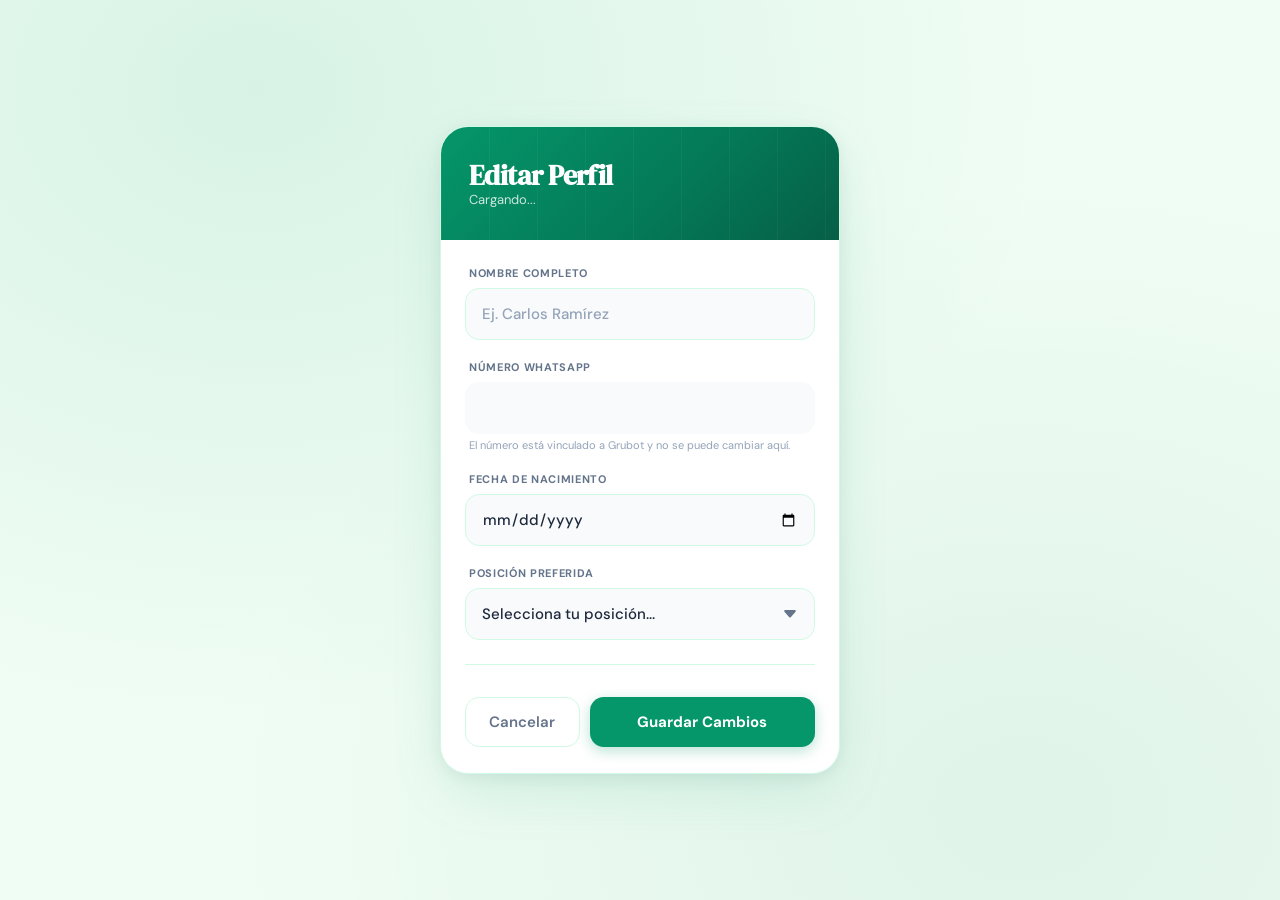
<file: profile-edit.html>
<!DOCTYPE html>
<html lang="es">
<head>
  <meta charset="UTF-8">
  <title>Editar Perfil | Grubot</title>
  <meta name="viewport" content="width=device-width, initial-scale=1.0, viewport-fit=cover">
  <meta name="theme-color" content="#059669">
  <link href="https://fonts.googleapis.com/css2?family=DM+Serif+Display:ital@0;1&family=DM+Sans:wght@400;500;600;700&display=swap" rel="stylesheet">

  <style>
    :root {
      --primary:       #059669;
      --primary-hover: #047857;
      --primary-light: rgba(5, 150, 105, 0.09);
      --primary-glow:  rgba(5, 150, 105, 0.22);
      --bg:            #f0fdf4;
      --surface:       #ffffff;
      --muted:         #f8fafc;
      --border:        #d1fae5;
      --text:          #1e293b;
      --text-2:        #64748b;
      --text-3:        #94a3b8;
      --shadow:        0 20px 60px -10px rgba(5,150,105,0.15), 0 4px 16px rgba(0,0,0,0.06);
      --sat: env(safe-area-inset-top,    0px);
      --sab: env(safe-area-inset-bottom, 0px);
    }

    *, *::before, *::after { box-sizing: border-box; margin: 0; padding: 0; }
    html { -webkit-text-size-adjust: 100%; }

    body {
      min-height: 100dvh;
      background: var(--bg);
      background-image:
        radial-gradient(ellipse at 20% 10%, rgba(5,150,105,0.10) 0%, transparent 55%),
        radial-gradient(ellipse at 80% 90%, rgba(4,120,87,0.07) 0%, transparent 55%);
      font-family: 'DM Sans', sans-serif;
      color: var(--text);
      display: flex;
      align-items: center;
      justify-content: center;
      padding: calc(var(--sat) + 20px) 16px calc(var(--sab) + 20px);
    }

    /* ── CARD ─────────────────────────────────── */
    .card {
      width: 100%;
      max-width: 400px;
      background: var(--surface);
      border-radius: 28px;
      border: 1px solid var(--border);
      box-shadow: var(--shadow);
      overflow: hidden;
      animation: cardIn .5s cubic-bezier(.16,1,.3,1) both;
    }

    @keyframes cardIn {
      from { opacity: 0; transform: translateY(28px); }
      to   { opacity: 1; transform: translateY(0); }
    }

    /* ── HERO BANNER (Más pequeño para editar) ── */
    .hero {
      position: relative;
      background: linear-gradient(135deg, #059669 0%, #047857 60%, #065f46 100%);
      padding: 32px 28px 32px;
      overflow: hidden;
      display: flex;
      align-items: center;
      gap: 16px;
    }

    .hero::before {
      content: '';
      position: absolute;
      inset: 0;
      background-image: repeating-linear-gradient(90deg, rgba(255,255,255,0.04) 0px, rgba(255,255,255,0.04) 1px, transparent 1px, transparent 48px);
    }

    .hero-title {
      font-family: 'DM Serif Display', serif;
      font-size: 28px;
      color: white;
      line-height: 1.15;
      letter-spacing: -.02em;
      position: relative;
      z-index: 1;
      animation: fadeUp .5s .1s cubic-bezier(.16,1,.3,1) both;
    }

    .hero-subtitle {
      font-size: 13px;
      color: rgba(255,255,255,0.8);
      position: relative;
      z-index: 1;
      animation: fadeUp .5s .15s cubic-bezier(.16,1,.3,1) both;
    }

    @keyframes fadeUp {
      from { opacity: 0; transform: translateY(12px); }
      to   { opacity: 1; transform: translateY(0); }
    }

    /* ── FORM BODY ────────────────────────────── */
    .body {
      padding: 26px 24px;
      display: flex;
      flex-direction: column;
      gap: 20px;
      animation: fadeUp .5s .2s cubic-bezier(.16,1,.3,1) both;
    }

    .form-group {
      display: flex;
      flex-direction: column;
      gap: 8px;
    }

    .form-label {
      font-size: 11px;
      font-weight: 700;
      text-transform: uppercase;
      letter-spacing: .06em;
      color: var(--text-2);
      margin-left: 4px;
    }

    .form-control {
      width: 100%;
      height: 52px;
      padding: 0 16px;
      background: var(--muted);
      border: 1.5px solid var(--border);
      border-radius: 14px;
      font-family: 'DM Sans', sans-serif;
      font-size: 15px;
      font-weight: 500;
      color: var(--text);
      transition: all 0.2s;
      appearance: none;
    }

    .form-control:focus {
      outline: none;
      background: var(--surface);
      border-color: var(--primary);
      box-shadow: 0 0 0 4px var(--primary-light);
    }

    .form-control::placeholder { color: var(--text-3); }

    .form-control:disabled {
      background: var(--muted);
      color: var(--text-3);
      cursor: not-allowed;
      border-color: transparent;
    }

    /* Select specific styles */
    select.form-control {
      background-image: url("data:image/svg+xml,%3Csvg xmlns='http://www.w3.org/2000/svg' width='16' height='16' fill='%2364748b' viewBox='0 0 16 16'%3E%3Cpath d='M7.247 11.14 2.451 5.658C1.885 5.013 2.345 4 3.204 4h9.592a1 1 0 0 1 .753 1.659l-4.796 5.48a1 1 0 0 1-1.506 0z'/%3E%3C/svg%3E");
      background-repeat: no-repeat;
      background-position: calc(100% - 16px) center;
      padding-right: 40px;
    }

    .help-text {
      font-size: 11px;
      color: var(--text-3);
      margin-top: -4px;
      margin-left: 4px;
    }

    .divider { height: 1px; background: var(--border); margin: 4px 0; }

    /* ── ACTIONS ──────────────────────────────── */
    .actions { display: flex; gap: 10px; margin-top: 8px; }

    .btn-primary {
      flex: 2;
      min-height: 50px;
      border: none;
      border-radius: 14px;
      background: var(--primary);
      color: white;
      font-family: 'DM Sans', sans-serif;
      font-size: 15px;
      font-weight: 700;
      cursor: pointer;
      transition: all .2s;
      box-shadow: 0 4px 14px rgba(5,150,105,.28);
    }
    .btn-primary:active { background: var(--primary-hover); transform: scale(.97); }
    .btn-primary:disabled { opacity: 0.7; cursor: not-allowed; transform: none; box-shadow: none; }

    .btn-ghost {
      flex: 1;
      min-height: 50px;
      border: 1.5px solid var(--border);
      border-radius: 14px;
      background: transparent;
      color: var(--text-2);
      font-family: 'DM Sans', sans-serif;
      font-size: 15px;
      font-weight: 600;
      cursor: pointer;
      transition: all .2s;
      text-align: center;
      text-decoration: none;
      display: inline-flex;
      align-items: center;
      justify-content: center;
    }
    .btn-ghost:active { border-color: var(--primary); color: var(--primary); }
  </style>
</head>

<body>
  <div class="card" id="card">

    <div class="hero">
      <div>
        <h1 class="hero-title">Editar Perfil</h1>
        <p class="hero-subtitle" id="subtitle-name">Cargando...</p>
      </div>
    </div>

    <form class="body" id="edit-form">

      <div class="form-group">
        <label class="form-label" for="input-nombre">Nombre Completo</label>
        <input type="text" id="input-nombre" class="form-control" placeholder="Ej. Carlos Ramírez" required>
      </div>

      <div class="form-group">
        <label class="form-label" for="input-phone">Número WhatsApp</label>
        <input type="text" id="input-phone" class="form-control" disabled>
        <p class="help-text">El número está vinculado a Grubot y no se puede cambiar aquí.</p>
      </div>

      <div class="form-group">
        <label class="form-label" for="input-dob">Fecha de Nacimiento</label>
        <input type="date" id="input-dob" class="form-control" required>
      </div>

      <div class="form-group">
        <label class="form-label" for="input-posicion">Posición Preferida</label>
        <select id="input-posicion" class="form-control" required>
          <option value="" disabled selected>Selecciona tu posición...</option>
          <option value="Portero">Portero</option>
          <option value="Defensa">Defensa</option>
          <option value="Mediocampista">Mediocampista</option>
          <option value="Delantero">Delantero</option>
        </select>
      </div>

      <div class="divider"></div>

      <div class="actions">
        <a href="#" id="btn-cancel" class="btn-ghost">Cancelar</a>
        <button type="submit" id="btn-save" class="btn-primary">Guardar Cambios</button>
      </div>

    </form>
  </div>

  <script src="config.js" onerror="window.ENV={}"></script>
  <script>
    // ── URL Params ──
    const params  = new URLSearchParams(window.location.search);
    const phone   = params.get('num') || params.get('numero') || null;

    const SUPABASE_URL = window.ENV?.SUPABASE_URL;
    const SUPABASE_KEY = window.ENV?.SUPABASE_KEY;

    // Elementos del DOM
    const form = document.getElementById('edit-form');
    const btnSave = document.getElementById('btn-save');
    const btnCancel = document.getElementById('btn-cancel');

    // ── Format helpers ──
    function formatPhone(raw) {
      const d = raw.replace(/\D/g, '');
      if (d.length === 11) return `+${d.slice(0,2)} ${d.slice(2,5)} ${d.slice(5,8)} ${d.slice(8)}`;
      if (d.length === 12) return `+${d.slice(0,3)} ${d.slice(3,6)} ${d.slice(6,9)} ${d.slice(9)}`;
      return raw;
    }

    // ── Load Data ──
    async function load() {
      if (!SUPABASE_URL || !SUPABASE_KEY || !phone) {
        alert("Faltan parámetros de conexión o número de usuario.");
        return;
      }

      // Configurar el botón de cancelar para que regrese al perfil
      btnCancel.href = `perfil.html?num=${phone}`;

      const cleanPhone = phone.startsWith('+') ? phone : `+${phone.replace(/\D/g,'')}`;
      const url = `${SUPABASE_URL}/rest/v1/personas?numero=eq.${encodeURIComponent(cleanPhone)}&limit=1`;

      try {
        const res = await fetch(url, {
          headers: { apikey: SUPABASE_KEY, Authorization: `Bearer ${SUPABASE_KEY}` }
        });
        const rows = await res.json();
        
        if (rows.length) {
          const p = rows[0];
          document.getElementById('subtitle-name').textContent = p.nombre || 'Actualiza tus datos';
          document.getElementById('input-nombre').value = p.nombre || '';
          document.getElementById('input-phone').value = formatPhone(p.numero || '');
          document.getElementById('input-dob').value = p.fecha_nac || '';
          document.getElementById('input-posicion').value = p.posicion || '';
        }
      } catch (e) {
        console.warn('Error cargando perfil:', e.message);
      }
    }

    // ── Save Data ──
    form.addEventListener('submit', async (e) => {
      e.preventDefault();
      
      if (!SUPABASE_URL || !SUPABASE_KEY || !phone) return;

      const cleanPhone = phone.startsWith('+') ? phone : `+${phone.replace(/\D/g,'')}`;
      const url = `${SUPABASE_URL}/rest/v1/personas?numero=eq.${encodeURIComponent(cleanPhone)}`;

      // Recolectar datos del formulario
      const payload = {
        nombre: document.getElementById('input-nombre').value.trim(),
        fecha_nac: document.getElementById('input-dob').value,
        posicion: document.getElementById('input-posicion').value
      };

      // UI Loading state
      btnSave.disabled = true;
      btnSave.textContent = 'Guardando...';

      try {
        const res = await fetch(url, {
          method: 'PATCH',
          headers: { 
            'Content-Type': 'application/json',
            'apikey': SUPABASE_KEY, 
            'Authorization': `Bearer ${SUPABASE_KEY}`,
            'Prefer': 'return=minimal'
          },
          body: JSON.stringify(payload)
        });

        if (res.ok) {
          // Si todo sale bien, lo devolvemos a su perfil
          window.location.href = `perfil.html?num=${phone}`;
        } else {
          throw new Error('Error al actualizar');
        }
      } catch (error) {
        console.error('Error guardando perfil:', error);
        alert('Hubo un error al guardar los cambios. Inténtalo de nuevo.');
        btnSave.disabled = false;
        btnSave.textContent = 'Guardar Cambios';
      }
    });

    // Iniciar
    load();
  </script>
</body>
</html>
</file>
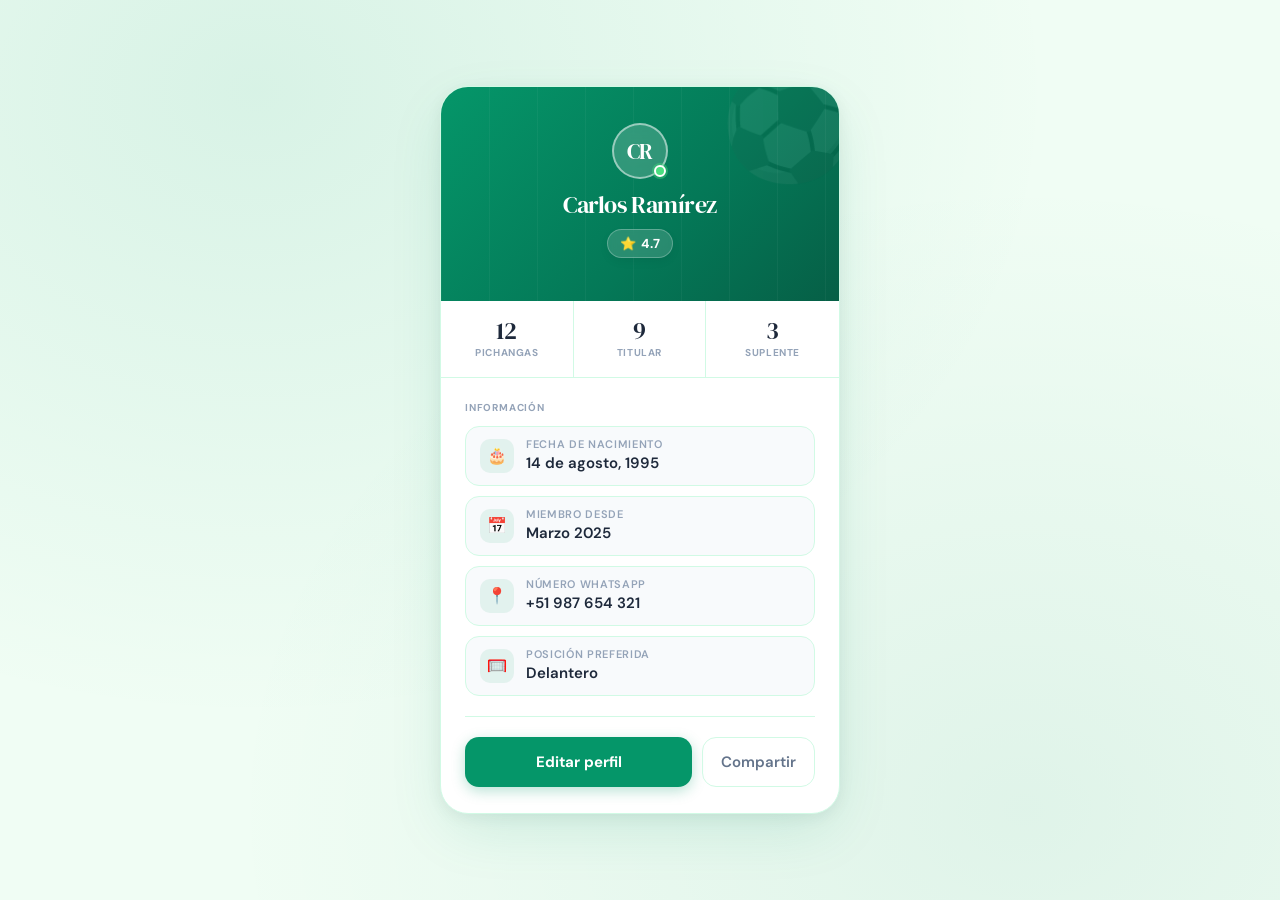
<file: profile.html>
<!DOCTYPE html>
<html lang="es">
<head>
  <meta charset="UTF-8">
  <title>Perfil de Jugador | Grubot</title>
  <meta name="viewport" content="width=device-width, initial-scale=1.0, viewport-fit=cover">
  <meta name="theme-color" content="#059669">
  <link href="https://fonts.googleapis.com/css2?family=DM+Serif+Display:ital@0;1&family=DM+Sans:wght@400;500;600;700&display=swap" rel="stylesheet">

  <style>
    :root {
      --primary:       #059669;
      --primary-hover: #047857;
      --primary-light: rgba(5, 150, 105, 0.09);
      --primary-glow:  rgba(5, 150, 105, 0.22);
      --bg:            #f0fdf4;
      --surface:       #ffffff;
      --muted:         #f8fafc;
      --border:        #d1fae5;
      --text:          #1e293b;
      --text-2:        #64748b;
      --text-3:        #94a3b8;
      --shadow:        0 20px 60px -10px rgba(5,150,105,0.15), 0 4px 16px rgba(0,0,0,0.06);
      --sat: env(safe-area-inset-top,    0px);
      --sab: env(safe-area-inset-bottom, 0px);
    }

    *, *::before, *::after { box-sizing: border-box; margin: 0; padding: 0; }
    html { -webkit-text-size-adjust: 100%; }

    body {
      min-height: 100dvh;
      background: var(--bg);
      background-image:
        radial-gradient(ellipse at 20% 10%, rgba(5,150,105,0.10) 0%, transparent 55%),
        radial-gradient(ellipse at 80% 90%, rgba(4,120,87,0.07) 0%, transparent 55%);
      font-family: 'DM Sans', sans-serif;
      color: var(--text);
      display: flex;
      align-items: center;
      justify-content: center;
      padding: calc(var(--sat) + 20px) 16px calc(var(--sab) + 20px);
    }

    /* ── CARD ─────────────────────────────────── */
    .card {
      width: 100%;
      max-width: 400px;
      background: var(--surface);
      border-radius: 28px;
      border: 1px solid var(--border);
      box-shadow: var(--shadow);
      overflow: hidden;
      animation: cardIn .5s cubic-bezier(.16,1,.3,1) both;
    }

    @keyframes cardIn {
      from { opacity: 0; transform: translateY(28px); }
      to   { opacity: 1; transform: translateY(0); }
    }

    /* ── HERO BANNER ──────────────────────────── */
    .hero {
      position: relative;
      background: linear-gradient(135deg, #059669 0%, #047857 60%, #065f46 100%);
      padding: 36px 24px 44px; /* Ajustado para mejor proporción */
      overflow: hidden;
      display: flex;
      flex-direction: column;
      align-items: center; /* Todo centrado */
      text-align: center;
    }

    /* decorative pitch lines */
    .hero::before {
      content: '';
      position: absolute;
      inset: 0;
      background-image:
        repeating-linear-gradient(
          90deg,
          rgba(255,255,255,0.04) 0px,
          rgba(255,255,255,0.04) 1px,
          transparent 1px,
          transparent 48px
        );
    }

    /* football texture circle */
    .hero::after {
      content: '⚽';
      position: absolute;
      right: -18px;
      top: -18px;
      font-size: 110px;
      opacity: .07;
      line-height: 1;
      pointer-events: none;
    }

    /* ── AVATAR ───────────────────────────────── */
    .avatar-wrap {
      position: relative;
      width: fit-content;
      animation: fadeUp .5s .1s cubic-bezier(.16,1,.3,1) both;
    }

    .avatar {
      width: 56px; /* Más pequeño y elegante */
      height: 56px;
      border-radius: 50%;
      background: rgba(255,255,255,0.18);
      border: 2.5px solid rgba(255,255,255,0.5);
      display: flex;
      align-items: center;
      justify-content: center;
      font-family: 'DM Serif Display', serif;
      font-size: 22px; /* Reducido en proporción */
      color: white;
      letter-spacing: -.02em;
      backdrop-filter: blur(8px);
      user-select: none;
    }

    .status-dot {
      position: absolute;
      bottom: 2px;
      right: 2px;
      width: 12px;
      height: 12px;
      background: #4ade80;
      border-radius: 50%;
      border: 2px solid white;
      box-shadow: 0 0 0 2px rgba(74,222,128,.4);
    }

    .hero-name {
      font-family: 'DM Serif Display', serif;
      font-size: 24px;
      color: white;
      line-height: 1.15;
      letter-spacing: -.02em;
      margin-top: 12px;
      animation: fadeUp .5s .15s cubic-bezier(.16,1,.3,1) both;
    }

    @keyframes fadeUp {
      from { opacity: 0; transform: translateY(12px); }
      to   { opacity: 1; transform: translateY(0); }
    }

    /* ── RATING CHIP (hero) ───────────────────── */
    .rating-chip {
      display: inline-flex;
      align-items: center;
      gap: 5px;
      background: rgba(255,255,255,0.15);
      border: 1px solid rgba(255,255,255,0.25);
      border-radius: 100px;
      padding: 5px 12px;
      font-size: 13px;
      font-weight: 700;
      color: white;
      backdrop-filter: blur(4px);
      letter-spacing: .01em;
      margin-top: 10px; /* Separación del nombre */
      animation: fadeUp .5s .2s cubic-bezier(.16,1,.3,1) both;
      box-shadow: 0 4px 10px rgba(0,0,0,0.05); /* Sombra sutil para darle profundidad */
    }

    .rating-chip .star-icon { font-size: 13px; }

    /* ── STATS ROW ────────────────────────────── */
    .stats-row {
      display: grid;
      grid-template-columns: repeat(3, 1fr);
      background: var(--surface);
      border-bottom: 1px solid var(--border);
      position: relative;
      top: -1px;
      animation: fadeUp .5s .25s cubic-bezier(.16,1,.3,1) both;
    }

    .stat {
      display: flex;
      flex-direction: column;
      align-items: center;
      padding: 18px 8px;
      gap: 3px;
      border-right: 1px solid var(--border);
    }
    .stat:last-child { border-right: none; }

    .stat-value {
      font-family: 'DM Serif Display', serif;
      font-size: 24px;
      color: var(--text);
      line-height: 1;
    }

    .stat-label {
      font-size: 10px;
      font-weight: 700;
      text-transform: uppercase;
      letter-spacing: .06em;
      color: var(--text-3);
      text-align: center;
    }

    /* ── BODY ─────────────────────────────────── */
    .body {
      padding: 22px 24px 26px;
      display: flex;
      flex-direction: column;
      gap: 20px;
      animation: fadeUp .5s .3s cubic-bezier(.16,1,.3,1) both;
    }

    /* ── INFO ROWS ────────────────────────────── */
    .info-block {
      display: flex;
      flex-direction: column;
      gap: 10px;
    }

    .section-label {
      font-size: 10px;
      font-weight: 700;
      text-transform: uppercase;
      letter-spacing: .08em;
      color: var(--text-3);
      margin-bottom: 2px;
    }

    .info-row {
      display: flex;
      align-items: center;
      gap: 12px;
      padding: 12px 14px;
      background: var(--muted);
      border: 1px solid var(--border);
      border-radius: 14px;
    }

    .info-icon {
      width: 34px;
      height: 34px;
      border-radius: 10px;
      background: var(--primary-light);
      display: flex;
      align-items: center;
      justify-content: center;
      font-size: 16px;
      flex-shrink: 0;
    }

    .info-content { min-width: 0; }

    .info-title {
      font-size: 11px;
      font-weight: 600;
      text-transform: uppercase;
      letter-spacing: .06em;
      color: var(--text-3);
      line-height: 1;
      margin-bottom: 3px;
    }

    .info-value {
      font-size: 15px;
      font-weight: 600;
      color: var(--text);
      white-space: nowrap;
      overflow: hidden;
      text-overflow: ellipsis;
    }

    /* ── DIVIDER ──────────────────────────────── */
    .divider {
      height: 1px;
      background: var(--border);
    }

    /* ── ACTIONS ──────────────────────────────── */
    .actions { display: flex; gap: 10px; }

    .btn-primary {
      flex: 1;
      min-height: 50px;
      border: none;
      border-radius: 14px;
      background: var(--primary);
      color: white;
      font-family: 'DM Sans', sans-serif;
      font-size: 15px;
      font-weight: 700;
      cursor: pointer;
      transition: background .2s, transform .1s;
      box-shadow: 0 4px 14px rgba(5,150,105,.28);
      -webkit-tap-highlight-color: transparent;
      touch-action: manipulation;
    }
    .btn-primary:active { background: var(--primary-hover); transform: scale(.97); }

    .btn-ghost {
      min-height: 50px;
      padding: 0 18px;
      border: 1.5px solid var(--border);
      border-radius: 14px;
      background: transparent;
      color: var(--text-2);
      font-family: 'DM Sans', sans-serif;
      font-size: 15px;
      font-weight: 600;
      cursor: pointer;
      transition: border-color .2s, color .2s;
      -webkit-tap-highlight-color: transparent;
      touch-action: manipulation;
    }
    .btn-ghost:active { border-color: var(--primary); color: var(--primary); }

  </style>
</head>

<body>
  <div class="card" id="card">

    <div class="hero">
      <div class="avatar-wrap">
        <div class="avatar" id="avatar">CR</div>
        <div class="status-dot"></div>
      </div>
      <div class="hero-name" id="hero-name">Carlos Ramírez</div>
      <span class="rating-chip" id="rating-chip">
        <span class="star-icon">⭐</span>
        <span id="rating-value">4.7</span>
      </span>
    </div>

    <div class="stats-row">
      <div class="stat">
        <span class="stat-value" id="stat-pichangas">12</span>
        <span class="stat-label">Pichangas</span>
      </div>
      <div class="stat">
        <span class="stat-value" id="stat-titular">9</span>
        <span class="stat-label">Titular</span>
      </div>
      <div class="stat">
        <span class="stat-value" id="stat-suplente">3</span>
        <span class="stat-label">Suplente</span>
      </div>
    </div>

    <div class="body">

      <div class="info-block">
        <span class="section-label">Información</span>

        <div class="info-row">
          <div class="info-icon">🎂</div>
          <div class="info-content">
            <div class="info-title">Fecha de nacimiento</div>
            <div class="info-value" id="info-dob">14 de agosto, 1995</div>
          </div>
        </div>

        <div class="info-row">
          <div class="info-icon">📅</div>
          <div class="info-content">
            <div class="info-title">Miembro desde</div>
            <div class="info-value" id="info-since">Marzo 2025</div>
          </div>
        </div>

        <div class="info-row">
          <div class="info-icon">📍</div>
          <div class="info-content">
            <div class="info-title">Número WhatsApp</div>
            <div class="info-value" id="info-phone">+51 987 654 321</div>
          </div>
        </div>

        <div class="info-row">
          <div class="info-icon">🥅</div>
          <div class="info-content">
            <div class="info-title">Posición preferida</div>
            <div class="info-value" id="info-posicion">Delantero</div>
          </div>
        </div>
      </div>

      <div class="divider"></div>

      <div class="actions">
        <button class="btn-primary" onclick="window.location.href='editar-perfil.html?num=' + phone">Editar perfil</button>
        <button class="btn-ghost" onclick="alert('Compartir')">Compartir</button>
      </div>

    </div>
  </div>

  <script src="config.js" onerror="window.ENV={}"></script>
  <script>
    // ── Read URL params ──
    const params  = new URLSearchParams(window.location.search);
    const phone   = params.get('num') || params.get('numero') || null;

    const SUPABASE_URL = window.ENV?.SUPABASE_URL;
    const SUPABASE_KEY = window.ENV?.SUPABASE_KEY;

    // ── Helpers ──
    function initials(name) {
      return name.trim().split(/\s+/).slice(0, 2).map(w => w[0].toUpperCase()).join('');
    }

    function formatPhone(raw) {
      const d = raw.replace(/\D/g, '');
      if (d.length === 11) return `+${d.slice(0,2)} ${d.slice(2,5)} ${d.slice(5,8)} ${d.slice(8)}`;
      if (d.length === 12) return `+${d.slice(0,3)} ${d.slice(3,6)} ${d.slice(6,9)} ${d.slice(9)}`;
      return raw;
    }

    function formatDate(iso) {
      const meses = ['enero','febrero','marzo','abril','mayo','junio','julio','agosto','septiembre','octubre','noviembre','diciembre'];
      const [y, m, d] = iso.split('-').map(Number);
      return `${d} de ${meses[m-1]}, ${y}`;
    }

    function formatSince(iso) {
      const meses = ['Enero','Febrero','Marzo','Abril','Mayo','Junio','Julio','Agosto','Septiembre','Octubre','Noviembre','Diciembre'];
      const d = new Date(iso);
      return `${meses[d.getMonth()]} ${d.getFullYear()}`;
    }

    // ── Render persona ──
    function render(persona) {
      document.getElementById('avatar').textContent     = initials(persona.nombre);
      document.getElementById('hero-name').textContent  = persona.nombre;
      // Removida la actualización del hero-phone porque el elemento ya no existe en HTML
      document.getElementById('info-phone').textContent = formatPhone(persona.numero || '');
      document.getElementById('info-dob').textContent   = persona.fecha_nac ? formatDate(persona.fecha_nac) : '—';
      document.getElementById('info-since').textContent = persona.created_at ? formatSince(persona.created_at) : '—';
      if (persona.posicion)  document.getElementById('info-posicion').textContent = persona.posicion;
      if (persona.rating)    document.getElementById('rating-value').textContent  = Number(persona.rating).toFixed(1);
    }

    // ── Fetch from Supabase if env is available ──
    async function load() {
      if (!SUPABASE_URL || !SUPABASE_KEY || !phone) return;

      const cleanPhone = phone.startsWith('+') ? phone : `+${phone.replace(/\D/g,'')}`;
      const url = `${SUPABASE_URL}/rest/v1/personas?numero=eq.${encodeURIComponent(cleanPhone)}&limit=1`;

      try {
        const res = await fetch(url, {
          headers: { apikey: SUPABASE_KEY, Authorization: `Bearer ${SUPABASE_KEY}` }
        });
        const rows = await res.json();
        if (rows.length) render(rows[0]);
      } catch (e) {
        console.warn('Could not load profile:', e.message);
      }
    }

    load();
  </script>
</body>
</html>
</file>
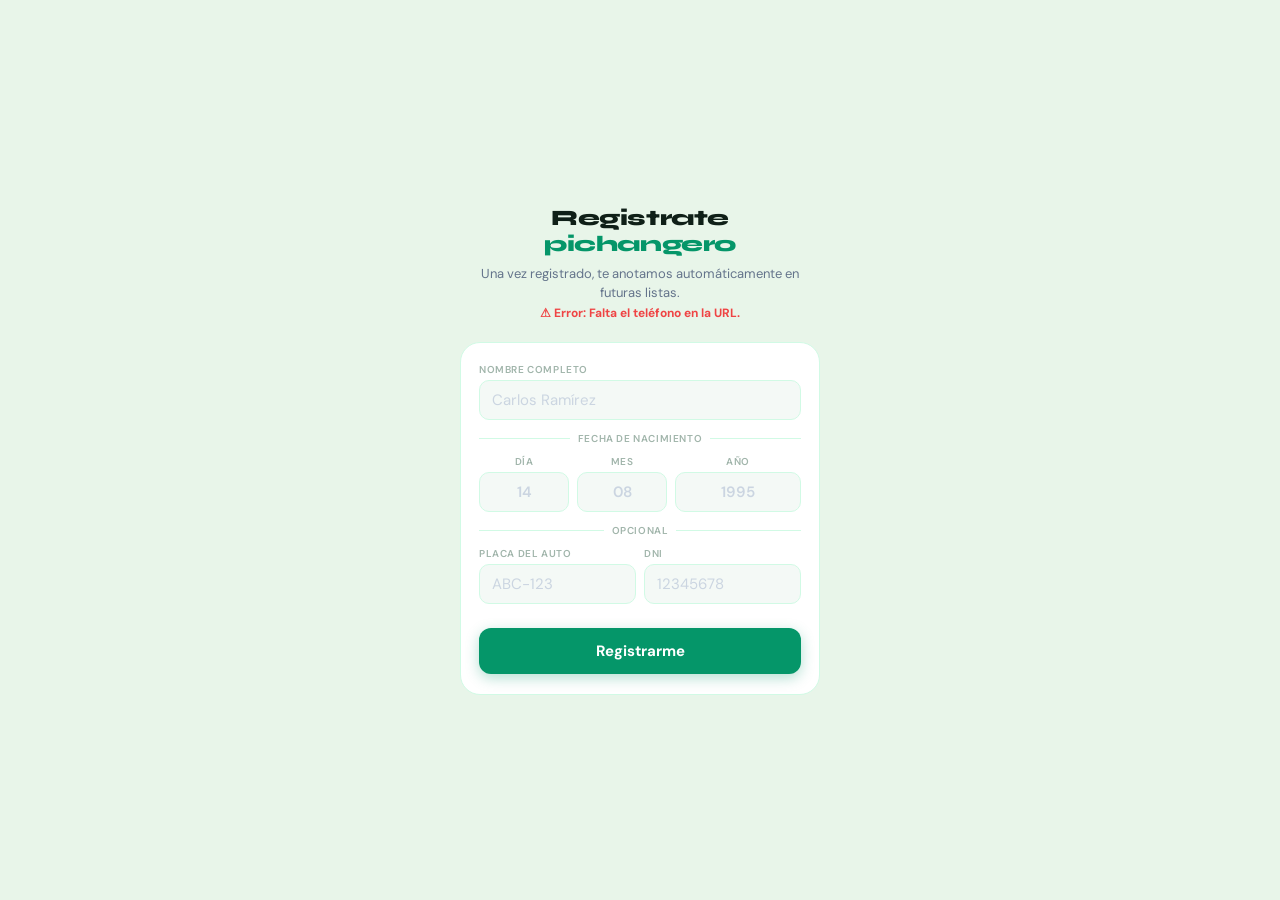
<file: registro.html>
<!DOCTYPE html>
<html lang="es">
<head>
  <meta charset="UTF-8">
  <title>Registro de Jugador | Grubot</title>
  <meta name="viewport" content="width=device-width, initial-scale=1.0">
  <link href="https://fonts.googleapis.com/css2?family=Syne:wght@700;800&family=DM+Sans:wght@400;500;600&display=swap" rel="stylesheet" />
  <style>
:root {
  --primary:       #059669;
  --primary-hover: #047857;
  --primary-glow:  rgba(5, 150, 105, 0.15);
  --bg:            #e8f5e9;
  --bg-card:       #ffffff;
  --bg-input:      #f4f9f6;
  --border:        #d1fae5;
  --border-focus:  #059669;
  --text-main:     #0f1f17;
  --text-muted:    #64748b;
  --text-light:    #a1b5ab;
  --error:         #ef4444;
  --error-bg:      #fef2f2;
  --error-border:  #fecaca;
  --shadow-btn:    0 4px 14px rgba(5, 150, 105, 0.3);
}

*, *::before, *::after { box-sizing: border-box; margin: 0; padding: 0; }

body {
  min-height: 100vh;
  background: var(--bg);
  display: flex;
  align-items: center;
  justify-content: center;
  font-family: 'DM Sans', sans-serif;
  padding: 24px 16px;
}

.wrap {
  width: 100%;
  max-width: 360px;
  animation: fadeUp 0.45s cubic-bezier(0.16, 1, 0.3, 1) both;
}

@keyframes fadeUp {
  from { opacity: 0; transform: translateY(20px); }
  to   { opacity: 1; transform: translateY(0); }
}

/* Header */
.head { text-align: center; margin-bottom: 20px; }
.head h1 {
  font-family: 'Syne', sans-serif;
  font-size: 22px;
  font-weight: 800;
  letter-spacing: -0.02em;
  color: var(--text-main);
  margin-bottom: 6px;
  line-height: 1.2;
}
.head h1 span { color: var(--primary); }
.head p { font-size: 13px; color: var(--text-muted); line-height: 1.5; }

/* Card */
.card {
  background: var(--bg-card);
  border-radius: 20px;
  padding: 20px 18px;
  border: 1px solid var(--border);
}

/* Fields */
.field { display: flex; flex-direction: column; gap: 4px; margin-bottom: 10px; }
.field:last-of-type { margin-bottom: 0; }

.lbl {
  font-size: 10px;
  font-weight: 600;
  color: var(--text-light);
  text-transform: uppercase;
  letter-spacing: 0.06em;
}

.inp {
  width: 100%;
  padding: 9px 12px;
  border: 1.5px solid var(--border);
  border-radius: 10px;
  font-size: 15px;
  font-family: 'DM Sans', sans-serif;
  color: var(--text-main);
  background: var(--bg-input);
  outline: none;
  transition: border-color 0.15s, box-shadow 0.15s, background 0.15s;
  -webkit-appearance: none;
  appearance: none;
}
.inp::placeholder { color: #cbd5e1; }
.inp:focus {
  border-color: var(--border-focus);
  background: #fff;
  box-shadow: 0 0 0 3px var(--primary-glow);
}
.inp.center { text-align: center; padding-left: 6px; padding-right: 6px; font-weight: 600; }
.inp.error  { border-color: var(--error); box-shadow: 0 0 0 3px rgba(239,68,68,0.1); }

/* Divider */
.divider {
  display: flex;
  align-items: center;
  gap: 8px;
  margin: 12px 0 10px;
  color: var(--text-light);
  font-size: 10px;
  font-weight: 600;
  text-transform: uppercase;
  letter-spacing: 0.06em;
}
.divider::before, .divider::after {
  content: '';
  flex: 1;
  height: 1px;
  background: var(--border);
}

/* Date row */
.date-row { display: grid; grid-template-columns: 1fr 1fr 1.4fr; gap: 8px; margin-bottom: 10px; }
.date-part { display: flex; flex-direction: column; gap: 4px; }
.date-part .lbl { text-align: center; }
.date-part input::-webkit-outer-spin-button,
.date-part input::-webkit-inner-spin-button { -webkit-appearance: none; margin: 0; }
.date-part input { -moz-appearance: textfield; }

/* Optional row — side by side */
.opt-row { display: grid; grid-template-columns: 1fr 1fr; gap: 8px; margin-bottom: 10px; }

/* Field errors */
.field-error { font-size: 11px; color: var(--error); display: none; margin-top: 2px; }
.field-error.visible { display: block; }

/* Error box */
.error-box {
  background: var(--error-bg);
  border: 1.5px solid var(--error-border);
  border-radius: 10px;
  padding: 12px 14px;
  display: none;
  margin-top: 10px;
}
.error-box.visible { display: block; }
.error-box strong { display: block; font-size: 12px; font-weight: 700; color: var(--error); margin-bottom: 3px; }
.error-box code { font-size: 11px; color: #b91c1c; word-break: break-all; font-family: monospace; }

/* Submit button */
.btn-submit {
  width: 100%;
  padding: 13px;
  background: var(--primary);
  color: white;
  border: none;
  border-radius: 12px;
  font-size: 15px;
  font-weight: 700;
  font-family: 'DM Sans', sans-serif;
  cursor: pointer;
  margin-top: 14px;
  box-shadow: var(--shadow-btn);
  transition: background 0.15s, transform 0.1s, box-shadow 0.15s;
}
.btn-submit:hover  { background: var(--primary-hover); }
.btn-submit:active { transform: scale(0.98); }
.btn-submit:disabled { background: #94a3b8; cursor: not-allowed; box-shadow: none; transform: none; }

/* Success screen */
.success {
  display: none;
  flex-direction: column;
  align-items: center;
  gap: 16px;
  text-align: center;
  padding: 8px 0;
  animation: fadeUp 0.4s cubic-bezier(0.16, 1, 0.3, 1) both;
}
.success.active { display: flex; }

.check-circle { width: 72px; height: 72px; }

.check-circle .circle {
  fill: var(--primary);
  stroke: var(--primary);
  stroke-width: 2;
  stroke-dasharray: 214;
  stroke-dashoffset: 214;
  animation: drawCircle 0.5s cubic-bezier(0.16, 1, 0.3, 1) 0.1s forwards;
}
.check-circle .check {
  stroke: white;
  stroke-width: 3.5;
  fill: none;
  stroke-linecap: round;
  stroke-linejoin: round;
  stroke-dasharray: 46;
  stroke-dashoffset: 46;
  animation: drawCheck 0.3s cubic-bezier(0.16, 1, 0.3, 1) 0.55s forwards;
}

@keyframes drawCircle { to { stroke-dashoffset: 0; } }
@keyframes drawCheck  { to { stroke-dashoffset: 0; } }

.success h2 {
  font-family: 'Syne', sans-serif;
  font-size: 26px;
  font-weight: 800;
  letter-spacing: -0.02em;
  color: var(--text-main);
  line-height: 1.1;
}
.success p { font-size: 14px; color: var(--text-muted); line-height: 1.5; }
.player-name { color: var(--primary); font-weight: 700; }

@media (max-width: 380px) {
  .card { padding: 18px 14px; }
  .head h1 { font-size: 20px; }
}
  </style>
</head>
<body>
<div class="wrap">

  <div class="head" id="form-header">
    <h1>Registrate <span>pichangero</span></h1>
    <p>Una vez registrado, te anotamos automáticamente en futuras listas.</p>
  </div>

  <div class="card" id="main-form">

    <!-- Nombre -->
    <div class="field">
      <label class="lbl" for="input-nombre">Nombre completo</label>
      <input
        class="inp"
        type="text"
        id="input-nombre"
        placeholder="Carlos Ramírez"
        autocomplete="off"
        autocapitalize="words"
        autocorrect="off"
        spellcheck="false"
      >
      <span class="field-error" id="err-nombre">Ingresa tu nombre y apellido.</span>
    </div>

    <!-- Fecha de nacimiento -->
    <div class="divider">Fecha de nacimiento</div>

    <div class="date-row">
      <div class="date-part">
        <span class="lbl">Día</span>
        <input class="inp center" type="tel" id="inp-day" placeholder="14" maxlength="2" inputmode="numeric">
      </div>
      <div class="date-part">
        <span class="lbl">Mes</span>
        <input class="inp center" type="tel" id="inp-month" placeholder="08" maxlength="2" inputmode="numeric">
      </div>
      <div class="date-part">
        <span class="lbl">Año</span>
        <input class="inp center" type="tel" id="inp-year" placeholder="1995" maxlength="4" inputmode="numeric">
      </div>
    </div>
    <span class="field-error" id="err-fecha" style="margin-top:-6px;margin-bottom:10px;">Ingresa una fecha válida.</span>

    <!-- Opcionales -->
    <div class="divider">Opcional</div>

    <div class="opt-row">
      <div class="field" style="margin-bottom:0;">
        <label class="lbl" for="input-placa">Placa del auto</label>
        <input
          class="inp"
          type="text"
          id="input-placa"
          placeholder="ABC-123"
          autocomplete="off"
          autocapitalize="characters"
          autocorrect="off"
          maxlength="7"
        >
      </div>
      <div class="field" style="margin-bottom:0;">
        <label class="lbl" for="input-doc">DNI</label>
        <input
          class="inp"
          type="text"
          id="input-doc"
          placeholder="12345678"
          autocomplete="off"
          inputmode="numeric"
          maxlength="12"
        >
      </div>
    </div>

    <div class="error-box" id="error-box">
      <strong>Error al registrar</strong>
      <code id="error-detail"></code>
    </div>

    <button class="btn-submit" id="btn-submit">Registrarme</button>
  </div>

  <!-- Success -->
  <div class="card success" id="success-screen">
    <svg class="check-circle" viewBox="0 0 72 72" xmlns="http://www.w3.org/2000/svg">
      <circle class="circle" cx="36" cy="36" r="34"/>
      <polyline class="check" points="21,37 31,47 52,26"/>
    </svg>
    <h2>¡Bienvenido!</h2>
    <p>Quedaste registrado como<br><span class="player-name" id="success-name"></span></p>
    <p style="font-size:13px;color:var(--text-light);">Ya puedes volver al chat, te anotamos automáticamente.</p>
    <button class="btn-submit" id="btn-ver-partidos" style="margin-top:4px;width:auto;padding:11px 28px;font-size:14px;">
      Ver mis partidos
    </button>
  </div>

</div>

<script src="config.js"></script>
<script>
  const SUPABASE_URL      = window.ENV.SUPABASE_URL;
  const SUPABASE_KEY      = window.ENV.SUPABASE_KEY;
  const EDGE_FUNCTION_URL = window.ENV.EDGE_FUNCTION_URL;

  const urlParams   = new URLSearchParams(window.location.search);
  const numRaw      = urlParams.get('num') || urlParams.get('numero') || '';
  const cleanNumber = numRaw.replace(/\D/g, '');
  const numero      = cleanNumber ? `+${cleanNumber}` : null;
  const match     = urlParams.get('match') || null;
  const group     = urlParams.get('group') || null;

  if (!numero) {
    document.querySelector('#form-header p').innerHTML +=
      '<br><strong style="color:#ef4444;font-size:12px;">⚠ Error: Falta el teléfono en la URL.</strong>';
  }

  // ── AUTOCAPITALIZE — nombre ──
  const nombreInput = document.getElementById('input-nombre');
  function capitalizeWords(s) { return s.replace(/\b\w/g, c => c.toUpperCase()); }
  nombreInput.addEventListener('input', () => {
    const pos = nombreInput.selectionStart;
    const up  = capitalizeWords(nombreInput.value);
    if (up !== nombreInput.value) { nombreInput.value = up; nombreInput.setSelectionRange(pos, pos); }
  });
  nombreInput.addEventListener('blur', () => { nombreInput.value = capitalizeWords(nombreInput.value); });

  document.getElementById('btn-ver-partidos').addEventListener('click', () => {
  window.location.replace('https://grubot.online/matches');
  });
  
  // ── AUTOCAPITALIZE — placa ──
  const placaInput = document.getElementById('input-placa');
  placaInput.addEventListener('input', () => {
    const pos = placaInput.selectionStart;
    const up  = placaInput.value.toUpperCase();
    if (up !== placaInput.value) { placaInput.value = up; placaInput.setSelectionRange(pos, pos); }
  });

  // ── DIGITS ONLY — documento ──
  const docInput = document.getElementById('input-doc');
  docInput.addEventListener('input', () => {
    const pos    = docInput.selectionStart;
    const digits = docInput.value.replace(/\D/g, '');
    if (digits !== docInput.value) { docInput.value = digits; docInput.setSelectionRange(pos, pos); }
  });

  // ── DATE INPUTS ──
  const inpDay   = document.getElementById('inp-day');
  const inpMonth = document.getElementById('inp-month');
  const inpYear  = document.getElementById('inp-year');

  function clampAndAdvance(e, max, maxLen, nextEl) {
      let val = e.target.value.replace(/\D/g, ''); // Digits only
      
      // Auto-advance if max length reached
      if (val.length >= maxLen) {
          val = val.slice(0, maxLen); // Ensure no extra digits
          const n = parseInt(val);
          
          // Logical clamping
          if (n < 1 && val.length === maxLen) val = '01';
          if (n > max) val = String(max).padStart(maxLen, '0');
          
          e.target.value = val;
          if (nextEl) {
              nextEl.focus();
              nextEl.select();
          }
      } else {
          e.target.value = val;
      }
  }
  
  inpDay.addEventListener('input',  e => clampAndAdvance(e, 31, 2, inpMonth));
  inpMonth.addEventListener('input', e => clampAndAdvance(e, 12, 2, inpYear));
  inpYear.addEventListener('input',  e => {
      let val = e.target.value.replace(/\D/g, '').slice(0, 4);
      e.target.value = val;
  });

  function clampYear(e) {
    let val = e.target.value.replace(/\D/g, '');
    if (val.length === 4) {
      const n = parseInt(val);
      if (n < 1920) val = '1920';
      if (n > 2100) val = '2100';
    }
    e.target.value = val;
  }

  inpDay.addEventListener('input',   e => clampAndAdvance(e, 31, 2, inpMonth));
  inpMonth.addEventListener('input', e => clampAndAdvance(e, 12, 2, inpYear));
  inpYear.addEventListener('input',  e => clampYear(e));

  // ── SUBMIT ──
 document.getElementById('btn-submit').onclick = async () => {
    const nomEl = document.getElementById('input-nombre');
    const errNom = document.getElementById('err-nombre');
    const errFecha = document.getElementById('err-fecha');
    const errorBox = document.getElementById('error-box');
    const errorDetail = document.getElementById('error-detail');

    let valid = true;

    // Validation: Name
    if (!nomEl.value.trim() || nomEl.value.trim().split(/\s+/).length < 2) {
        nomEl.classList.add('error');
        errNom.classList.add('visible');
        errNom.textContent = nomEl.value.trim() === '' ? 'Ingresa tu nombre completo.' : 'Ingresa también tu apellido.';
        valid = false;
    } else {
        nomEl.classList.remove('error');
        errNom.classList.remove('visible');
    }

    // Validation: Date
    const d = parseInt(inpDay.value);
    const mo = parseInt(inpMonth.value);
    const y = parseInt(inpYear.value);
    const dateValid = d >= 1 && d <= 31 && mo >= 1 && mo <= 12 && y >= 1920 && y <= 2020;

    if (!dateValid) {
        inpDay.classList.toggle('error', !(d >= 1 && d <= 31));
        inpMonth.classList.toggle('error', !(mo >= 1 && mo <= 12));
        inpYear.classList.toggle('error', !(y >= 1920 && y <= 2020));
        errFecha.classList.add('visible');
        valid = false;
    } else {
        inpDay.classList.remove('error');
        inpMonth.classList.remove('error');
        inpYear.classList.remove('error');
        errFecha.classList.remove('visible');
    }

    if (!valid) return;
    errorBox.classList.remove('visible');

    const dd = String(d).padStart(2, '0');
    const mm = String(mo).padStart(2, '0');
    const nombreFull = nomEl.value.trim();
    const placa = placaInput.value.trim() || null;
    const documento = docInput.value.trim() || null;

    const btn = document.getElementById('btn-submit');
    btn.disabled = true;
    btn.textContent = 'Procesando...';

    try {
        // 1. Save Profile
        const resPersona = await fetch(`${SUPABASE_URL}/rest/v1/personas`, {
            method: 'POST',
            headers: {
                'apikey': SUPABASE_KEY,
                'Authorization': `Bearer ${SUPABASE_KEY}`,
                'Content-Type': 'application/json',
                'Prefer': 'return=representation'
            },
            body: JSON.stringify({
                nombre: nombreFull,
                fecha_nac: `${y}-${mm}-${dd}`,
                numero: numero,
                placa_auto: placa,
                documento: documento,
            })
        });

        if (!resPersona.ok) {
            const body = await resPersona.json().catch(() => ({}));
            throw new Error(`Error al guardar perfil: ${body.message || resPersona.status}`);
        }

        // 2. Enroll in Match (Edge Function)
        if (match && numero) {
            try {
                await fetch(EDGE_FUNCTION_URL, {
                    method: 'POST',
                    keepalive: true,
                    headers: {
                        'Content-Type': 'application/json',
                        'apikey': SUPABASE_KEY,
                        'Authorization': `Bearer ${SUPABASE_KEY}`
                    },
                    body: JSON.stringify({
                        body: {
                            "source": "web_registration",
                            "phone": numero,
                            "message[add][0][text]": `/anotarme ${match}`,
                            "message[add][0][type]": "incoming",
                            "message[add][0][contact_id]": "WEB_" + Date.now()
                        }
                    })
                });
            } catch (edgeErr) {
                console.warn('Edge Function failed, but profile was saved:', edgeErr);
            }
        }

        // 3. Register in Group (if applicable)
        if (group && numero) {
            await fetch(`${SUPABASE_URL}/rest/v1/organizadores_grupos`, {
                method: 'POST',
                headers: {
                    'apikey': SUPABASE_KEY,
                    'Authorization': `Bearer ${SUPABASE_KEY}`,
                    'Content-Type': 'application/json'
                },
                body: JSON.stringify({
                    numero: numero,
                    id_grupo: group,
                })
            });
        }

        // 4. Show Success UI
        document.getElementById('form-header').style.display = 'none';
        document.getElementById('main-form').style.display = 'none';
        document.getElementById('success-name').textContent = nombreFull;
        document.getElementById('success-screen').classList.add('active');

    } catch (e) {
        console.error('Submit Error:', e);
        errorDetail.textContent = e.message;
        errorBox.classList.add('visible');
        btn.disabled = false;
        btn.textContent = 'Registrarme';
    }
};

</script>
</body>
</html>
</file>
<file: style.css>
/* ─── 1. VARIABLES & ROOT ─── */
:root {
    --primary: #059669;
    --primary-hover: #047857;
    --primary-dark: #065f46;
    --primary-light: rgba(5, 150, 105, 0.09);
    --primary-glow: rgba(5, 150, 105, 0.18);

    --bg: #e8f5e9;
    --bg-card: #ffffff;
    --bg-input: #f4f9f6;

    --border: #d1fae5;
    --border-focus: #059669;

    --text-main: #0f1f17;
    --text-muted: #64748b;
    --text-light: #a1b5ab;

    --error: #ef4444;
    --error-bg: #fef2f2;
    --error-border: #fecaca;

    --warning: #f59e0b;
    --warning-light: rgba(245, 158, 11, 0.1);

    --radius-sm: 8px;
    --radius: 12px;
    --radius-lg: 16px;
    --radius-xl: 20px;

    --sab: env(safe-area-inset-bottom, 0px);

    --shadow-primary: 0 6px 16px -4px rgba(5, 150, 105, 0.35);
}

/* ─── 2. BASE & RESET ─── */
*,
*::before,
*::after {
    box-sizing: border-box;
    margin: 0;
    padding: 0;
    -webkit-tap-highlight-color: transparent;
}

html {
    -webkit-text-size-adjust: 100%;
}

body {
    min-height: 100dvh;
    background: var(--bg);
    color: var(--text-main);
    font-family: 'DM Sans', sans-serif;
    font-size: 14px;
    line-height: 1.5;
}

button,
input,
select,
textarea {
    font: inherit;
}

/* ─── 3. LAYOUT & GRID ─── */
.screen-wrap,
.page {
    display: block;
    width: 100%;
    max-width: 480px;
    margin: 0 auto;
    padding: 14px 14px calc(14px + var(--sab));
}

.page {
    padding-top: 16px;
    padding-bottom: 32px;
}

.header {
    padding: 14px 0 8px;
}

.form,
.actions {
    display: flex;
    flex-direction: column;
}

.form {
    gap: 12px;
}

.actions {
    gap: 8px;
    margin-top: 8px;
}

.grid-2 {
    display: grid;
    grid-template-columns: repeat(2, minmax(0, 1fr));
    gap: 10px;
    width: 100%;
    overflow: visible;
}

/* ─── 4. TYPOGRAPHY ─── */
.h1-brand {
    font-family: 'Syne', sans-serif;
    font-size: 22px;
    font-weight: 800;
    line-height: 1.1;
    letter-spacing: -0.02em;
    margin-bottom: 2px;
}

.h1-brand span,
.section-title span {
    color: var(--primary);
}

.subtitle {
    font-size: 13px;
    color: var(--text-muted);
    line-height: 1.4;
}

.label {
    font-size: 11px;
    font-weight: 600;
    color: var(--text-muted);
    letter-spacing: 0.03em;
}

.badge {
    display: inline-flex;
    align-items: center;
    gap: 6px;
    padding: 3px 10px;
    border-radius: 999px;
    background: var(--primary-light);
    color: var(--primary);
    font-size: 11px;
    font-weight: 600;
    letter-spacing: 0.06em;
    text-transform: uppercase;
    margin-bottom: 8px;
}

.section-title {
    font-family: 'Syne', sans-serif;
    font-size: 22px;
    font-weight: 800;
    letter-spacing: -0.02em;
    color: var(--text-main);
    line-height: 1.1;
}

.section-sub {
    font-size: 12px;
    color: var(--text-muted);
    margin-top: 2px;
}

/* ─── 5. BUTTONS ─── */
.btn-primary {
    width: 100%;
    height: 50px;
    background: var(--primary);
    color: white;
    border: none;
    border-radius: var(--radius);
    font-size: 15px;
    font-weight: 700;
    cursor: pointer;
    transition: background 0.15s, transform 0.1s, opacity 0.15s;
    box-shadow: var(--shadow-primary);
    letter-spacing: 0.01em;
    touch-action: manipulation;
}

.btn-primary:hover { background: var(--primary-hover); }
.btn-primary:active { transform: scale(0.985); }
.btn-primary:disabled {
    opacity: 0.55;
    cursor: not-allowed;
    transform: none;
}

.btn-secondary {
    width: 100%;
    height: 44px;
    background: var(--primary-light);
    color: var(--primary);
    border: 1.5px solid var(--border);
    border-radius: var(--radius);
    font-size: 14px;
    font-weight: 700;
    cursor: pointer;
    transition: all 0.15s;
    touch-action: manipulation;
}

.btn-secondary:active {
    background: var(--primary-glow);
    border-color: var(--primary);
}

.btn-ghost {
    height: 38px;
    background: transparent;
    border: none;
    color: var(--text-muted);
    font-size: 13px;
    font-weight: 600;
    cursor: pointer;
    touch-action: manipulation;
}

.btn-clear {
    position: absolute;
    right: 6px;
    width: 24px;
    height: 24px;
    border: none;
    border-radius: 50%;
    background: var(--border);
    color: var(--text-muted);
    font-size: 13px;
    font-weight: 700;
    display: none;
    align-items: center;
    justify-content: center;
    cursor: pointer;
}

.btn-clear.visible { display: flex; }

.btn-add {
    width: 40px;
    height: 40px;
    border: none;
    border-radius: 25px;
    background: var(--primary);
    color: white;
    display: flex;
    align-items: center;
    justify-content: center;
    cursor: pointer;
    box-shadow: 0 4px 12px rgba(5, 150, 105, 0.3);
    transition: background 0.15s, transform 0.1s;
    touch-action: manipulation;
    flex-shrink: 0;
}

.btn-add:active { background: var(--primary-hover); transform: scale(0.93); }
.btn-add svg { width: 20px; height: 20px; }

.btn-edit-float {
    position: absolute;
    top: 50%;
    right: 0;
    transform: translateY(-50%);
    width: 40px;
    height: 40px;
    border: none;
    border-radius: 25px;
    background: var(--primary);
    color: white;
    display: flex;
    align-items: center;
    justify-content: center;
    cursor: pointer;
    box-shadow: 0 4px 12px rgba(5, 150, 105, 0.3);
    transition: background 0.15s, transform 0.1s;
    touch-action: manipulation;
    flex-shrink: 0;
}

.btn-edit-float:active { background: var(--primary-hover); transform: translateY(-50%) scale(0.93); }
.btn-edit-float svg { width: 16px; height: 16px; }

.btn-back {
    display: flex;
    align-items: center;
    gap: 6px;
    border: none;
    background: none;
    color: var(--primary);
    font-family: 'DM Sans', sans-serif;
    font-size: 14px;
    font-weight: 700;
    cursor: pointer;
    padding: 4px 0;
    margin-bottom: 14px;
    touch-action: manipulation;
}

.btn-back:active { opacity: 0.7; }
.btn-back svg { width: 18px; height: 18px; }

/* ─── 6. FORMS & INPUTS ─── */
.field {
    display: flex;
    flex-direction: column;
    gap: 4px;
}

.ui-input {
    -webkit-appearance: none;
    -moz-appearance: none;
    appearance: none;
    display: block;
    width: 100%;
    min-width: 0;
    height: 38px;
    padding: 0 11px;
    line-height: normal;
    border: none;
    border-radius: var(--radius-sm);
    background: var(--bg-input);
    color: var(--text-main);
    font-size: 14px;
    outline: none;
    transition: border-color 0.15s, box-shadow 0.15s, background 0.15s;
    box-sizing: border-box;
}

.ui-input::placeholder { color: var(--text-light); }
.ui-input:focus {
    border: none;
    background: #fff;
    box-shadow: 0 0 0 2px var(--primary-glow);
}

.input-wrap {
    position: relative;
    display: flex;
    align-items: center;
}

.input-wrap .ui-input { padding-right: 40px; }

input[type="date"],
input[type="time"],
input[type="number"] {
    height: 42px !important;
    max-height: 42px !important;
    min-height: unset !important;
    padding-top: 0 !important;
    padding-bottom: 0 !important;
    text-align: center !important;
    -webkit-text-align: center !important;
}

input[type="date"]::-webkit-datetime-edit,
input[type="time"]::-webkit-datetime-edit {
    padding: 0;
    height: 42px;
    line-height: 42px;
    text-align: center;
    width: 100%;
}

input[type="date"]::-webkit-datetime-edit-fields-wrapper,
input[type="time"]::-webkit-datetime-edit-fields-wrapper {
    width: 100%;
    text-align: center;
    justify-content: center;
    display: flex;
    align-items: center;
}

input[type="number"]::-webkit-inner-spin-button,
input[type="number"]::-webkit-outer-spin-button {
    -webkit-appearance: none;
    margin: 0;
}

#p-quota {
    text-align: right;
    letter-spacing: 1px;
    font-variant-numeric: tabular-nums;
}

/* Specific Selectors for Tappable Date/Time Chips */
.selector-row {
    display: grid;
    grid-template-columns: repeat(3, minmax(0, 1fr));
    gap: 6px;
}

.selector-wrap {
    display: flex;
    flex-direction: column;
    gap: 3px;
}

.selector-lbl {
    font-size: 10px;
    font-weight: 600;
    color: var(--text-light);
    text-transform: uppercase;
    letter-spacing: 0.05em;
    padding-left: 4px;
}

input[type="date"].sel,
input[type="time"].sel {
    -webkit-appearance: none;
    appearance: none;
    border: none !important;
    background: var(--bg-input);
    border-radius: var(--radius-sm);
    height: 36px !important;
    max-height: 36px !important;
    min-height: unset !important;
    font-size: 12px !important;
    font-weight: 600;
    color: var(--text-main);
    text-align: center !important;
    padding: 0 4px !important;
    cursor: pointer;
    width: 100%;
    box-sizing: border-box;
    outline: none;
}

input[type="date"].sel:focus,
input[type="time"].sel:focus { box-shadow: 0 0 0 2px var(--primary-glow); }

input[type="date"].sel::-webkit-datetime-edit,
input[type="time"].sel::-webkit-datetime-edit {
    padding: 0;
    height: 36px;
    line-height: 36px;
    text-align: center;
    width: 100%;
}

input[type="date"].sel::-webkit-datetime-edit-fields-wrapper,
input[type="time"].sel::-webkit-datetime-edit-fields-wrapper {
    width: 100%;
    text-align: center;
    justify-content: center;
    display: flex;
    align-items: center;
}

.stepper {
    display: flex;
    align-items: center;
    justify-content: space-between;
    background: var(--bg-input);
    border-radius: var(--radius-sm);
    border: none;
    padding: 2px 4px;
    height: 38px;
}

.btn-step {
    width: 30px;
    height: 30px;
    border-radius: 7px;
    border: none;
    background: transparent;
    font-size: 18px;
    font-weight: 400;
    cursor: pointer;
    color: var(--text-muted);
    display: flex;
    align-items: center;
    justify-content: center;
    line-height: 1;
    transition: background 0.12s, color 0.12s;
    flex-shrink: 0;
    touch-action: manipulation;
}

.btn-step:active {
    background: var(--border);
    color: var(--primary);
}

.stepper-val {
    font-family: 'DM Sans', sans-serif;
    font-weight: 600;
    font-size: 15px;
    color: var(--text-main);
    flex: 1;
    text-align: center;
}

/* ─── 7. SWITCH & SEGMENTED ─── */
.toggle-row {
    display: flex;
    align-items: center;
    justify-content: space-between;
    padding: 2px 0;
}

.switch {
    position: relative;
    display: inline-block;
    width: 40px;
    height: 22px;
    flex-shrink: 0;
}

.switch input {
    opacity: 0;
    width: 0;
    height: 0;
}

.slider {
    position: absolute;
    inset: 0;
    cursor: pointer;
    background: var(--text-light);
    border-radius: 22px;
    transition: 0.25s;
}

.slider::before {
    content: '';
    position: absolute;
    height: 16px;
    width: 16px;
    left: 3px;
    bottom: 3px;
    background: white;
    border-radius: 50%;
    transition: 0.25s;
}

.switch input:checked+.slider { background: var(--primary); }
.switch input:checked+.slider::before { transform: translateX(18px); }

.segmented,
.segmented-3 {
    display: grid;
    gap: 3px;
    background: var(--bg-input);
    border-radius: var(--radius-sm);
    padding: 2px;
}

.segmented { grid-template-columns: 1fr 1fr; }
.segmented-3 { grid-template-columns: 1fr 1fr 1fr; }
.segmented input, .segmented-3 input { display: none; }

.btn-seg,
.seg-btn {
    display: flex;
    align-items: center;
    justify-content: center;
    height: 30px;
    border: none;
    border-radius: 6px;
    background: transparent;
    color: var(--text-muted);
    font-size: 12px;
    font-weight: 700;
    cursor: pointer;
    transition: all 0.2s;
    letter-spacing: 0.02em;
    touch-action: manipulation;
}

.segmented input:checked+.btn-seg,
.segmented-3 input:checked+.seg-btn {
    background: var(--bg-card);
    color: var(--primary);
    box-shadow: 0 1px 4px rgba(0, 0, 0, 0.08);
}

/* ─── 8. CARDS & HERO ─── */
.card {
    background: var(--bg-card);
    border: none;
    border-radius: var(--radius-lg);
    padding: 12px 13px;
    box-shadow: 0 1px 4px rgba(15, 31, 23, 0.06);
    display: flex;
    flex-direction: column;
    gap: 8px;
    overflow: visible;
}

.card-label {
    font-size: 10px;
    font-weight: 700;
    color: var(--text-light);
    text-transform: uppercase;
    letter-spacing: 0.08em;
    padding-bottom: 0;
    border-bottom: none;
    margin-bottom: 0;
}

.match-hero {
    background: linear-gradient(135deg, var(--primary) 0%, var(--primary-hover) 60%, var(--primary-dark) 100%);
    border-radius: var(--radius-xl);
    padding: 20px;
    color: white;
    position: relative;
    overflow: hidden;
}

.match-hero::before {
    content: '';
    position: absolute;
    inset: 0;
    background-image: repeating-linear-gradient(90deg, rgba(255, 255, 255, 0.04) 0px, rgba(255, 255, 255, 0.04) 1px, transparent 1px, transparent 40px);
    pointer-events: none;
}

.match-hero::after {
    content: '⚽';
    position: absolute;
    right: -10px;
    bottom: -14px;
    font-size: 90px;
    opacity: 0.08;
    pointer-events: none;
}

.match-title {
    font-family: 'Syne', sans-serif;
    font-size: 18px;
    font-weight: 100;
    margin-top: 8px;
    line-height: 1.15;
    letter-spacing: -0.02em;
}

/* ─── 9. MATCH LIST & DETAILS ─── */
.section-header {
    display: flex;
    align-items: center;
    justify-content: space-between;
    margin-bottom: 14px;
}

.filter-row {
    display: flex;
    gap: 6px;
    margin-bottom: 14px;
    overflow-x: auto;
    -webkit-overflow-scrolling: touch;
    scrollbar-width: none;
}

.filter-row::-webkit-scrollbar { display: none; }

.filter-chip {
    padding: 6px 14px;
    border: 1.5px solid var(--border);
    border-radius: 999px;
    background: var(--bg-card);
    color: var(--text-muted);
    font-family: inherit;
    font-size: 12px;
    font-weight: 700;
    white-space: nowrap;
    cursor: pointer;
    transition: all 0.15s;
    touch-action: manipulation;
}

.filter-chip.active {
    background: var(--primary);
    border-color: var(--primary);
    color: white;
}

.match-card {
    background: var(--bg-card);
    border: 1px solid var(--border);
    border-radius: var(--radius-lg);
    padding: 14px 16px;
    cursor: pointer;
    transition: border-color 0.15s, box-shadow 0.15s, transform 0.1s;
    touch-action: manipulation;
    position: relative;
    box-shadow: 0 2px 8px rgba(15, 31, 23, 0.06), 0 1px 2px rgba(15, 31, 23, 0.04);
}

.match-card+.match-card { margin-top: 8px; }

.match-card:active {
    transform: scale(0.985);
    border-color: var(--primary);
    box-shadow: 0 0 0 3px var(--primary-glow);
}

.match-card::before {
    content: '';
    position: absolute;
    left: 0;
    top: 12px;
    bottom: 12px;
    width: 3px;
    border-radius: 0 3px 3px 0;
    background: var(--primary);
}

.match-card.past {
    background: #f4f6f5;
    opacity: 0.6;
    filter: grayscale(0.3);
}

.match-card.past .mc-title { color: var(--text-muted); }
.match-card.past::before { background: var(--text-light); }
.match-card.past .mc-players-fill { background: var(--text-light); }
.match-card.cancelled::before { background: var(--error); }

.mc-top {
    display: flex;
    align-items: flex-start;
    justify-content: space-between;
    gap: 10px;
}

.mc-title {
    font-family: 'Syne', sans-serif;
    font-size: 18px;
    font-weight: 100;
    letter-spacing: 0.02em;
    color: var(--text-main);
    line-height: 1.2;
}

#card-payment { padding: 10px 13px; }

#payment-details {
    display: none;
    flex-direction: column;
    gap: 8px;
    margin-top: 10px;
    padding-top: 10px;
    border-top: 1px solid var(--bg-input);
}

#payment-details.visible { display: flex; }

.saved-pill {
    display: flex;
    align-items: center;
    justify-content: space-between;
    background: var(--primary-light);
    border-radius: var(--radius-sm);
    padding: 7px 10px;
    font-size: 13px;
    color: var(--text-main);
}

.saved-pill .btn-ghost {
    height: auto;
    padding: 0;
    font-size: 11px;
    color: var(--primary);
}

.mc-status {
    padding: 2px 8px;
    border-radius: 999px;
    font-size: 10px;
    font-weight: 700;
    letter-spacing: 0.04em;
    text-transform: uppercase;
    white-space: nowrap;
    flex-shrink: 0;
    margin-top: 2px;
}

.mc-status.open { background: var(--primary-light); color: var(--primary); }
.mc-status.closed { background: var(--warning-light); color: var(--warning); }
.mc-status.cancelled { background: var(--error-bg); color: var(--error); }

#match-detail-view {
    display: flex;
    flex-direction: column;
    gap: 12px;
    width: 100%;
    min-width: 0;
}

.match-detail-row {
    display: flex;
    align-items: flex-start;
    font-size: 12px;
    gap: 8px;
}

.match-detail-row svg {
    width: 15px;
    height: 15px;
    opacity: 0.7;
    margin-top: 2px; /* Pushes the icon down slightly to perfectly align with the text baseline */
    flex-shrink: 0; /* CRITICAL: Prevents the icon from squishing when text wraps */
}

.match-details {
    display: flex;
    flex-direction: column;
    gap: 6px;
    margin-top: 8px;
    font-size: 13px;
    font-weight: 500;
    opacity: 0.9;
}

.mc-info {
    display: flex;
    flex-wrap: wrap;
    gap: 4px 14px;
    margin-top: 8px;
    font-size: 12px;
    color: var(--text-muted);
}

.mc-info-item {
    display: flex;
    align-items: center;
    gap: 4px;
}

.mc-info-item svg {
    width: 13px;
    height: 13px;
    color: var(--text-light);
    flex-shrink: 0;
}

.mc-footer {
    display: flex;
    align-items: center;
    justify-content: space-between;
    margin-top: 10px;
    padding-top: 10px;
    border-top: 1px solid var(--border);
}

.mc-players {
    display: flex;
    align-items: center;
    gap: 6px;
    font-size: 12px;
    font-weight: 600;
    color: var(--text-muted);
}

.mc-players-bar {
    width: 60px;
    height: 5px;
    background: var(--bg-input);
    border-radius: 5px;
    overflow: hidden;
}

.mc-players-fill {
    height: 100%;
    background: var(--primary);
    border-radius: 5px;
    transition: width 0.3s ease;
}

.stat-card {
    background: var(--bg-card);
    border: 1px solid var(--border);
    border-radius: var(--radius);
    padding: 14px 10px;
    text-align: center;
}

.stat-card .stat-num {
    font-family: 'Syne', sans-serif;
    font-size: 26px;
    font-weight: 800;
    color: var(--text-main);
    line-height: 1;
}

.stat-card .stat-num.accent { color: var(--primary); }
.stat-card .stat-num.warn { color: var(--warning); }

.stat-card .stat-lbl {
    font-size: 10px;
    font-weight: 700;
    text-transform: uppercase;
    letter-spacing: 0.06em;
    color: var(--text-light);
    margin-top: 4px;
}

/* ─── 10. PLAYER LIST & CHIPS ─── */
.detail-estado-chip {
    flex: 1;
    padding: 7px 0;
    border-radius: 999px;
    border: 1.5px solid var(--border);
    background: var(--bg-input);
    font-size: 11px;
    font-weight: 700;
    color: var(--text-muted);
    cursor: pointer;
    transition: all 0.15s;
    font-family: inherit;
    touch-action: manipulation;
}

.detail-estado-chip.chip-open { background: #d1fae5; border-color: #059669; color: #065f46; }
.detail-estado-chip.chip-cerrado { background: #fef3c7; border-color: #f59e0b; color: #92400e; }
.detail-estado-chip.chip-cancelado { background: #fef2f2; border-color: #fecaca; color: #b91c1c; }

.detail-player-section-label {
    font-size: 10px;
    font-weight: 700;
    text-transform: uppercase;
    letter-spacing: 0.06em;
    color: var(--text-light);
    margin: 12px 0 4px;
}

.detail-player-section-label:first-child { margin-top: 0; }

.detail-player-row {
    display: flex;
    align-items: center;
    gap: 10px;
    padding: 10px 0;
    border-bottom: 1px solid var(--border);
}

.detail-player-row:last-child {
    border-bottom: none;
    padding-bottom: 0;
}

.dp-num {
    width: 28px;
    height: 28px;
    border-radius: 8px;
    display: flex;
    align-items: center;
    justify-content: center;
    font-family: 'Syne', sans-serif;
    font-size: 11px;
    font-weight: 800;
    flex-shrink: 0;
}

.dp-num.tit { background: var(--primary-light); color: var(--primary); }
.dp-num.sup { background: var(--warning-light); color: var(--warning); }

.dp-name {
    font-size: 13px;
    font-weight: 600;
    color: var(--text-main);
    flex: 1;
    min-width: 0;
    overflow: hidden;
    text-overflow: ellipsis;
    white-space: nowrap;
}

.dp-badge {
    font-size: 10px;
    font-weight: 700;
    padding: 2px 7px;
    border-radius: 999px;
}

.dp-badge.tit { background: var(--primary-light); color: var(--primary); }
.dp-badge.sup { background: var(--warning-light); color: var(--warning); }

.dp-pay-toggle {
    width: 24px;
    height: 24px;
    border-radius: 50%;
    border: 1px solid var(--border);
    background: var(--bg-input);
    color: transparent;
    display: flex;
    align-items: center;
    justify-content: center;
    cursor: pointer;
    flex-shrink: 0;
    transition: all 0.15s;
    touch-action: manipulation;
    padding: 0;
}

.dp-pay-toggle.is-paid {
    background: var(--primary);
    border-color: var(--primary);
    color: white;
}

.dp-pay-toggle.is-unpaid {
    background: var(--bg-input);
    border-color: #cbd5e1;
}

.dp-pay-toggle:active {
    transform: scale(0.88);
}

.mc-info-item.location {
    align-items: flex-start;
}

.mc-info-item.location svg {
    margin-top: 1px;
    flex-shrink: 0;
}

/* ─── 11. STATUS & FEEDBACK ─── */
.toast-container {
    position: fixed;
    bottom: calc(14px + var(--sab));
    left: 50%;
    transform: translateX(-50%);
    z-index: 9999;
    pointer-events: none;
    display: flex;
    flex-direction: column;
    align-items: center;
    gap: 8px;
}

.toast {
    background: var(--text-main);
    color: white;
    padding: 10px 18px;
    border-radius: 999px;
    font-size: 13px;
    font-weight: 600;
    box-shadow: 0 8px 24px rgba(0, 0, 0, 0.15);
    animation: toastIn 0.3s ease, toastOut 0.3s 1.7s ease forwards;
    white-space: nowrap;
}

.error-box {
    background: var(--error-bg);
    border: 1.5px solid var(--error-border);
    border-radius: var(--radius-sm);
    padding: 10px 12px;
    display: none;
}

.error-box.visible { display: block; }

.success-view {
    display: none;
    flex-direction: column;
    align-items: center;
    text-align: center;
    padding: 48px 16px;
    gap: 12px;
}

.success-view.active { display: flex !important; }

.success-icon {
    width: 64px;
    height: 64px;
    border-radius: 50%;
    background: var(--primary-light);
    color: var(--primary);
    font-size: 28px;
    margin: 0 auto 16px;
    display: grid;
    place-items: center;
}

.empty-state {
    text-align: center;
    padding: 48px 20px;
}

.empty-state h3 {
    font-family: 'Syne', sans-serif;
    font-size: 18px;
    font-weight: 800;
    margin-bottom: 4px;
}

.empty-state p {
    font-size: 13px;
    color: var(--text-muted);
    max-width: 24ch;
    margin: 0 auto;
}

/* ─── 12. EXTERNAL: GOOGLE PLACES ─── */
.pac-container {
    z-index: 99999 !important;
    background-color: var(--bg-card);
    border-radius: var(--radius);
    border: 1.5px solid var(--border);
    font-family: 'DM Sans', sans-serif;
    margin-top: 4px;
    box-shadow: 0 4px 16px rgba(0, 0, 0, 0.08);
    pointer-events: auto;
}

.pac-item {
    padding: 10px 12px;
    cursor: pointer;
    border-top: 1px solid var(--bg-input);
    color: var(--text-muted);
    font-size: 13px;
    line-height: 1.4;
}

.pac-item:hover { background-color: var(--primary-light); }
.pac-item-query { color: var(--text-main); font-size: 14px; }
.pac-matched { color: var(--primary); font-weight: 600; }
.pac-logo::after, .pac-icon, .pac-icon-marker { display: none; }

/* ─── 13. ANIMATIONS ─── */
@keyframes shimmer {
    0% { background-position: 200% 0; }
    100% { background-position: -200% 0; }
}

@keyframes toastIn {
    from { opacity: 0; transform: translateY(12px); }
    to { opacity: 1; transform: translateY(0); }
}

@keyframes toastOut {
    to { opacity: 0; transform: translateY(-8px); }
}

@keyframes fadeIn {
    from { opacity: 0; transform: translateY(10px); }
    to { opacity: 1; transform: translateY(0); }
}

.skeleton {
    background: linear-gradient(90deg, var(--border) 25%, #e8f5e9 50%, var(--border) 75%);
    background-size: 200% 100%;
    animation: shimmer 1.4s infinite;
    border-radius: var(--radius-sm);
    height: 42px;
    width: 100%;
}

.fade-in { animation: fadeIn 0.35s cubic-bezier(.16, 1, .3, 1) both; }
.stagger-1 { animation-delay: 0.05s; }
.stagger-2 { animation-delay: 0.10s; }
.stagger-3 { animation-delay: 0.15s; }
.stagger-4 { animation-delay: 0.20s; }

/* ─── 14. MEDIA QUERIES ─── */
@media (min-width: 480px) {
    body {
        background: #e8f5e9;
        padding: 24px 16px;
    }

    .screen-wrap,
    .page {
        max-width: 420px;
        background: var(--bg-card);
        border: 1px solid var(--border);
        border-radius: 20px;
        box-shadow: 0 20px 60px -10px rgba(5, 150, 105, 0.12);
        padding: 16px 14px 32px;
        margin-top: 24px;
        margin-bottom: 24px;
    }
}
</file>
